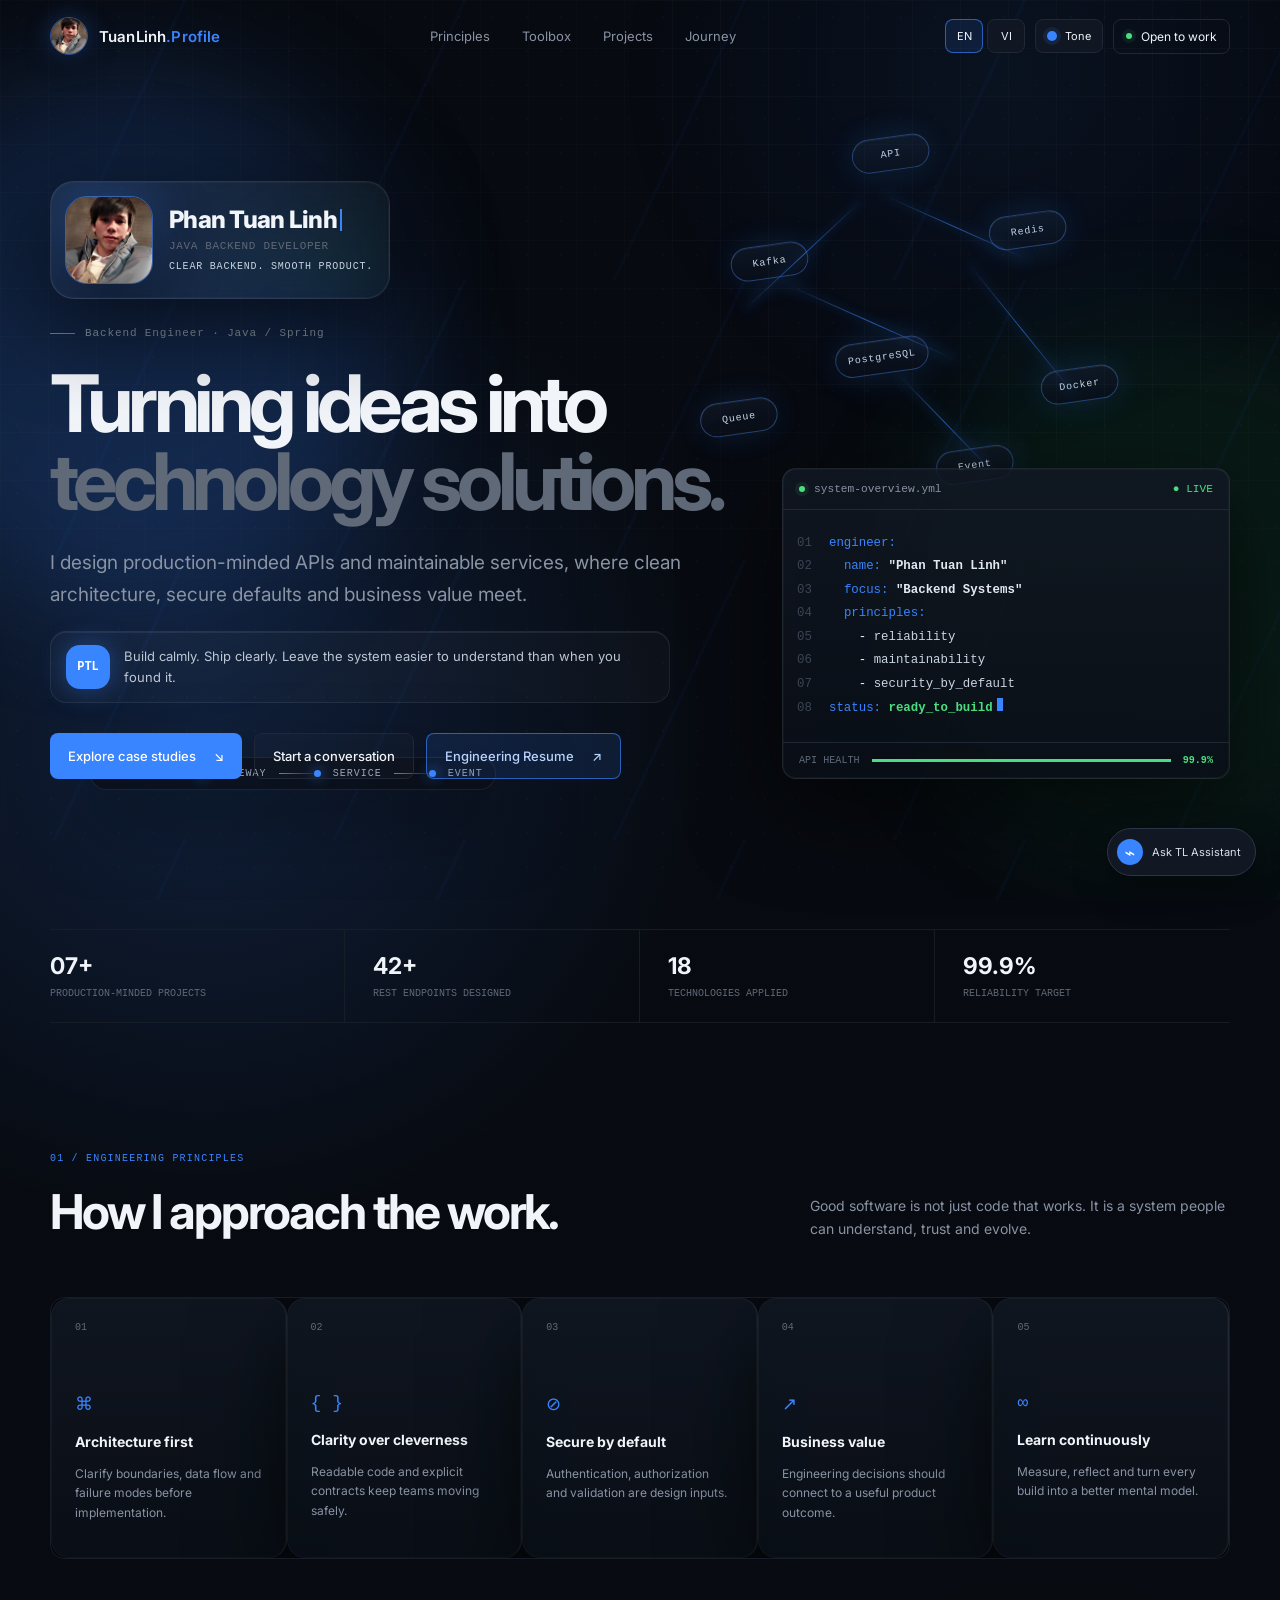
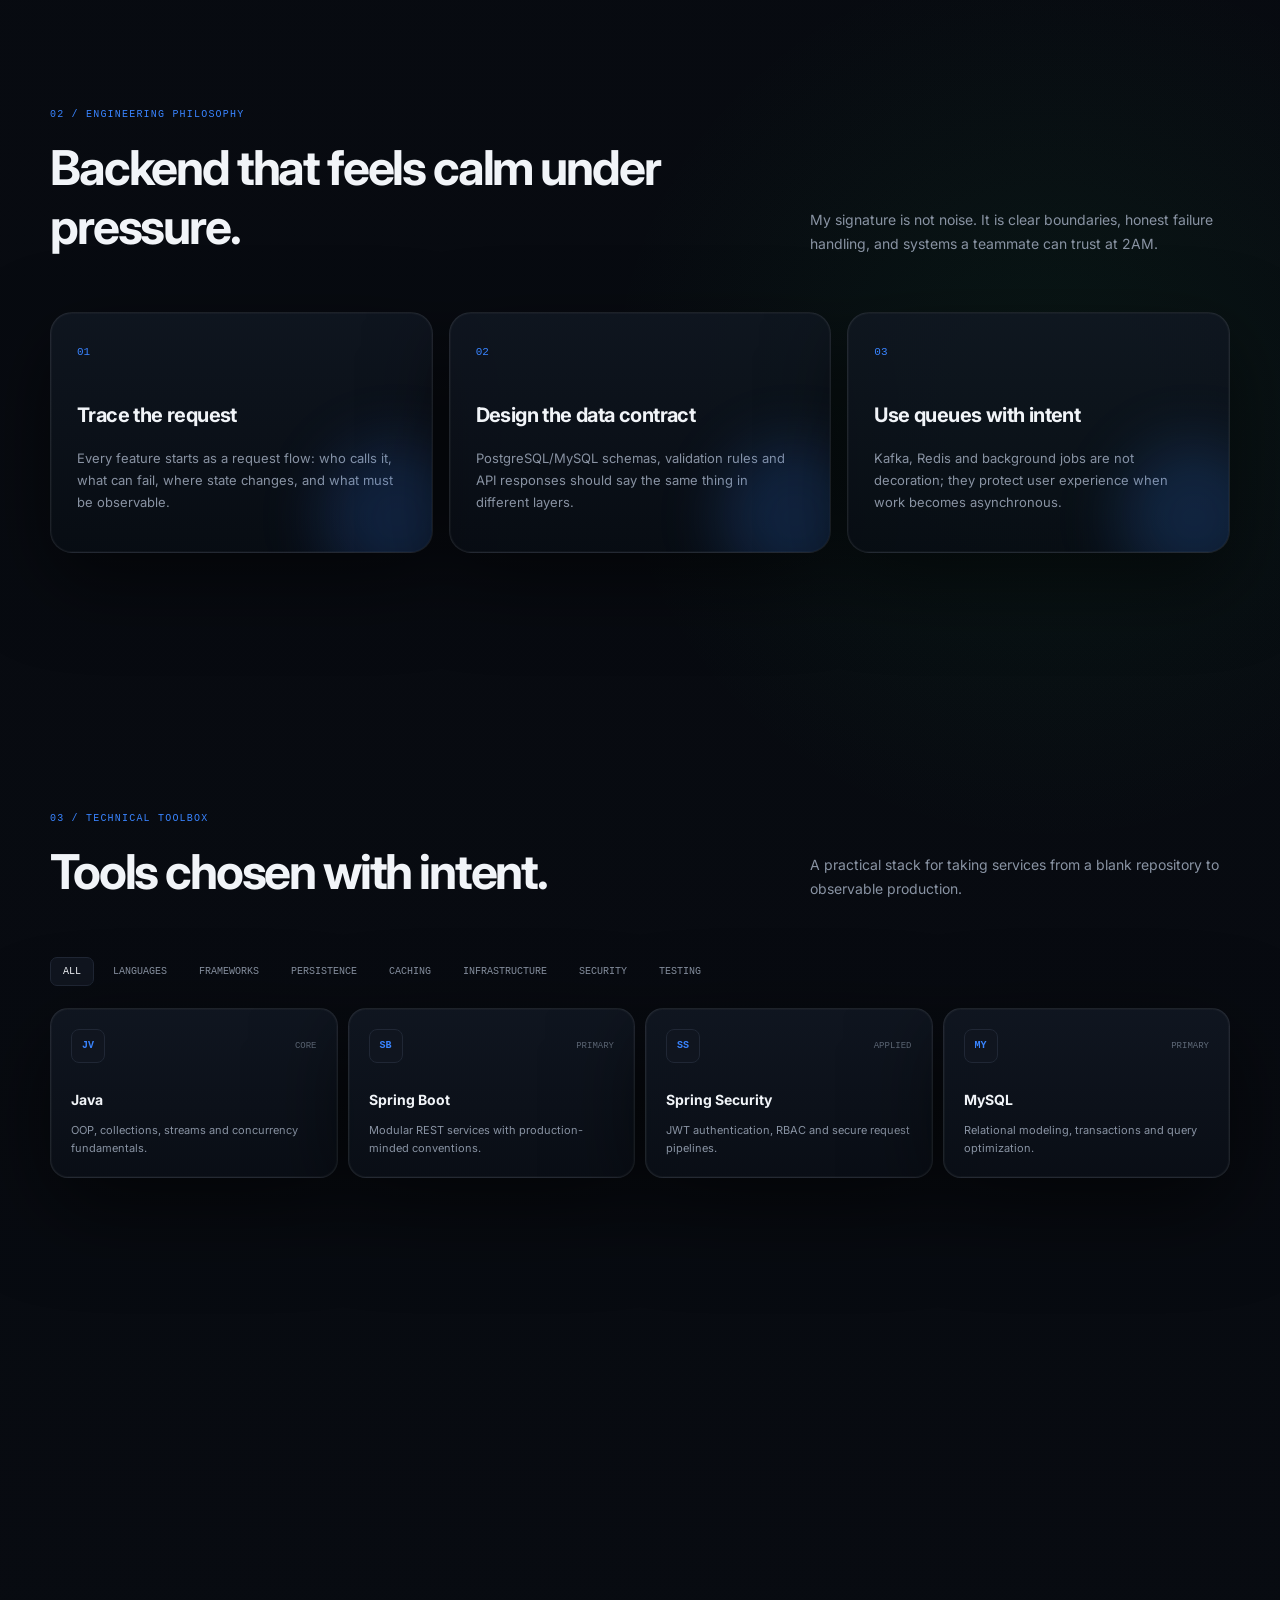
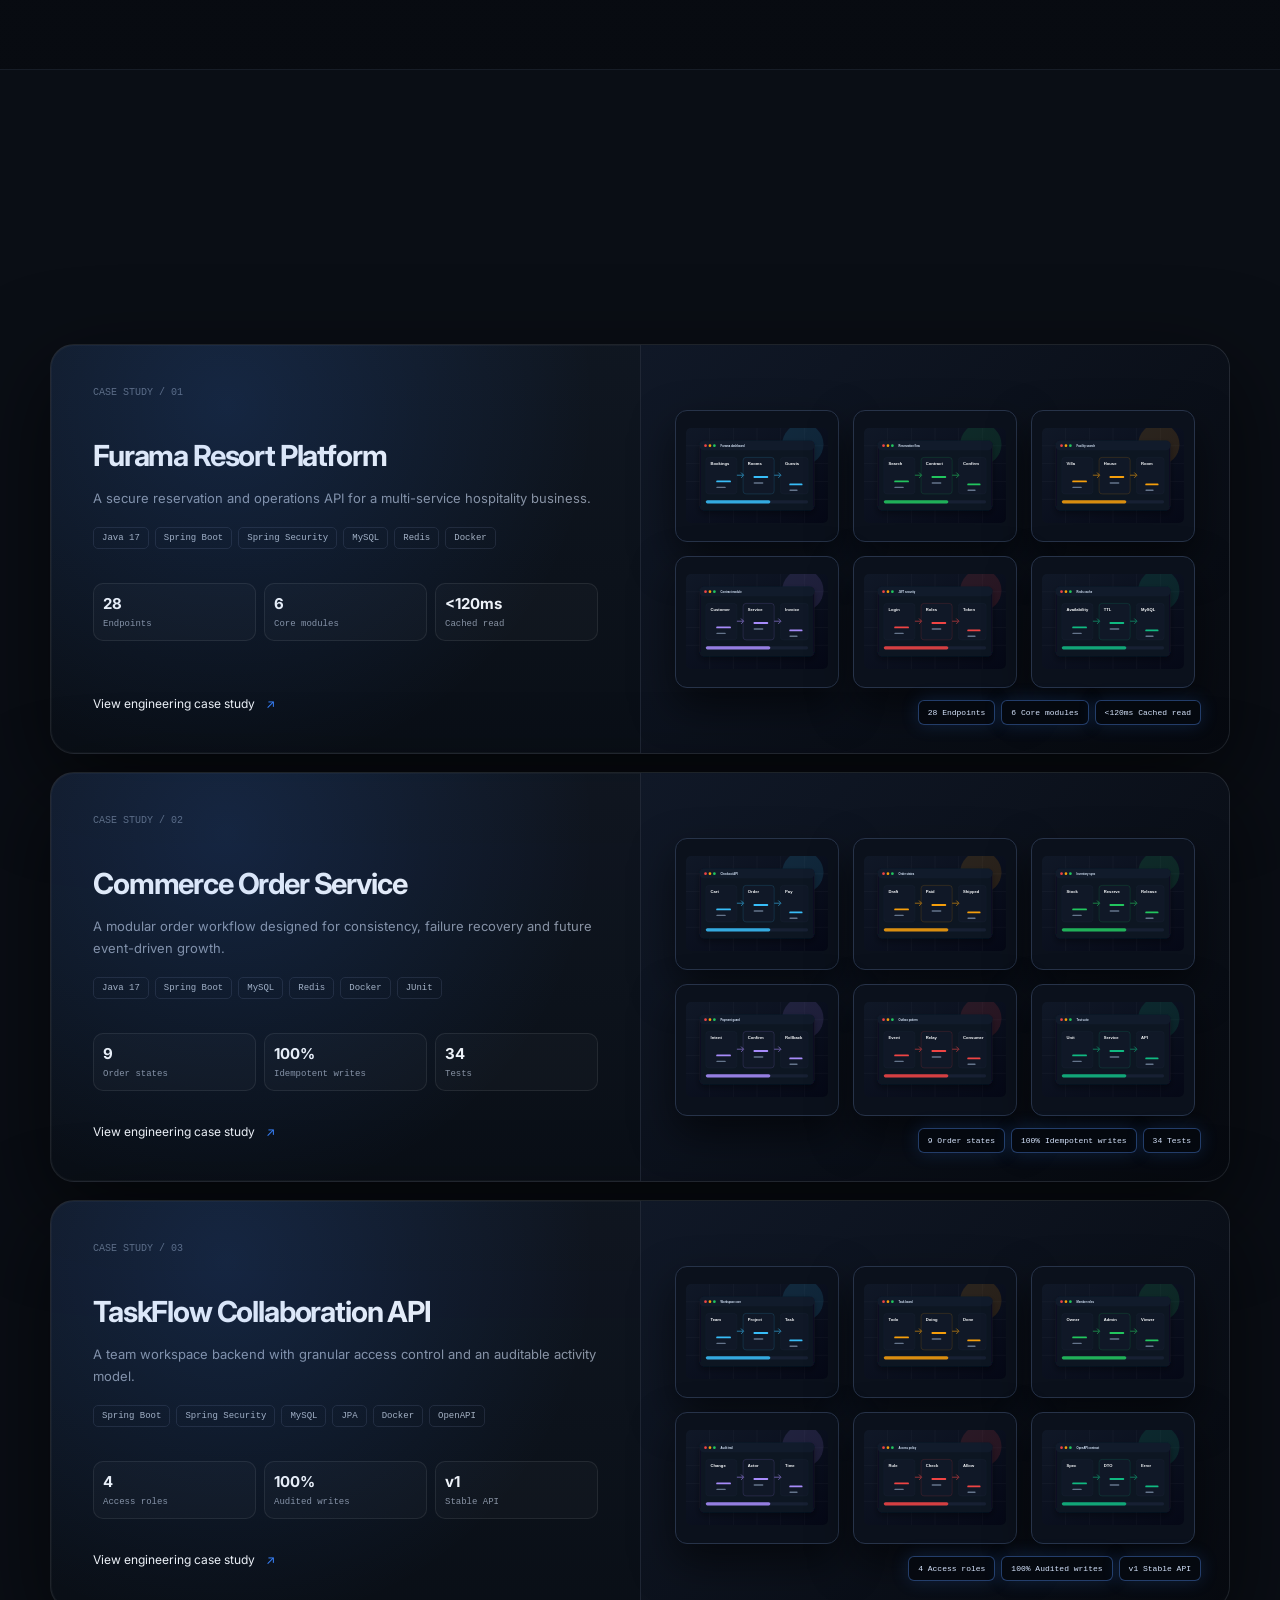
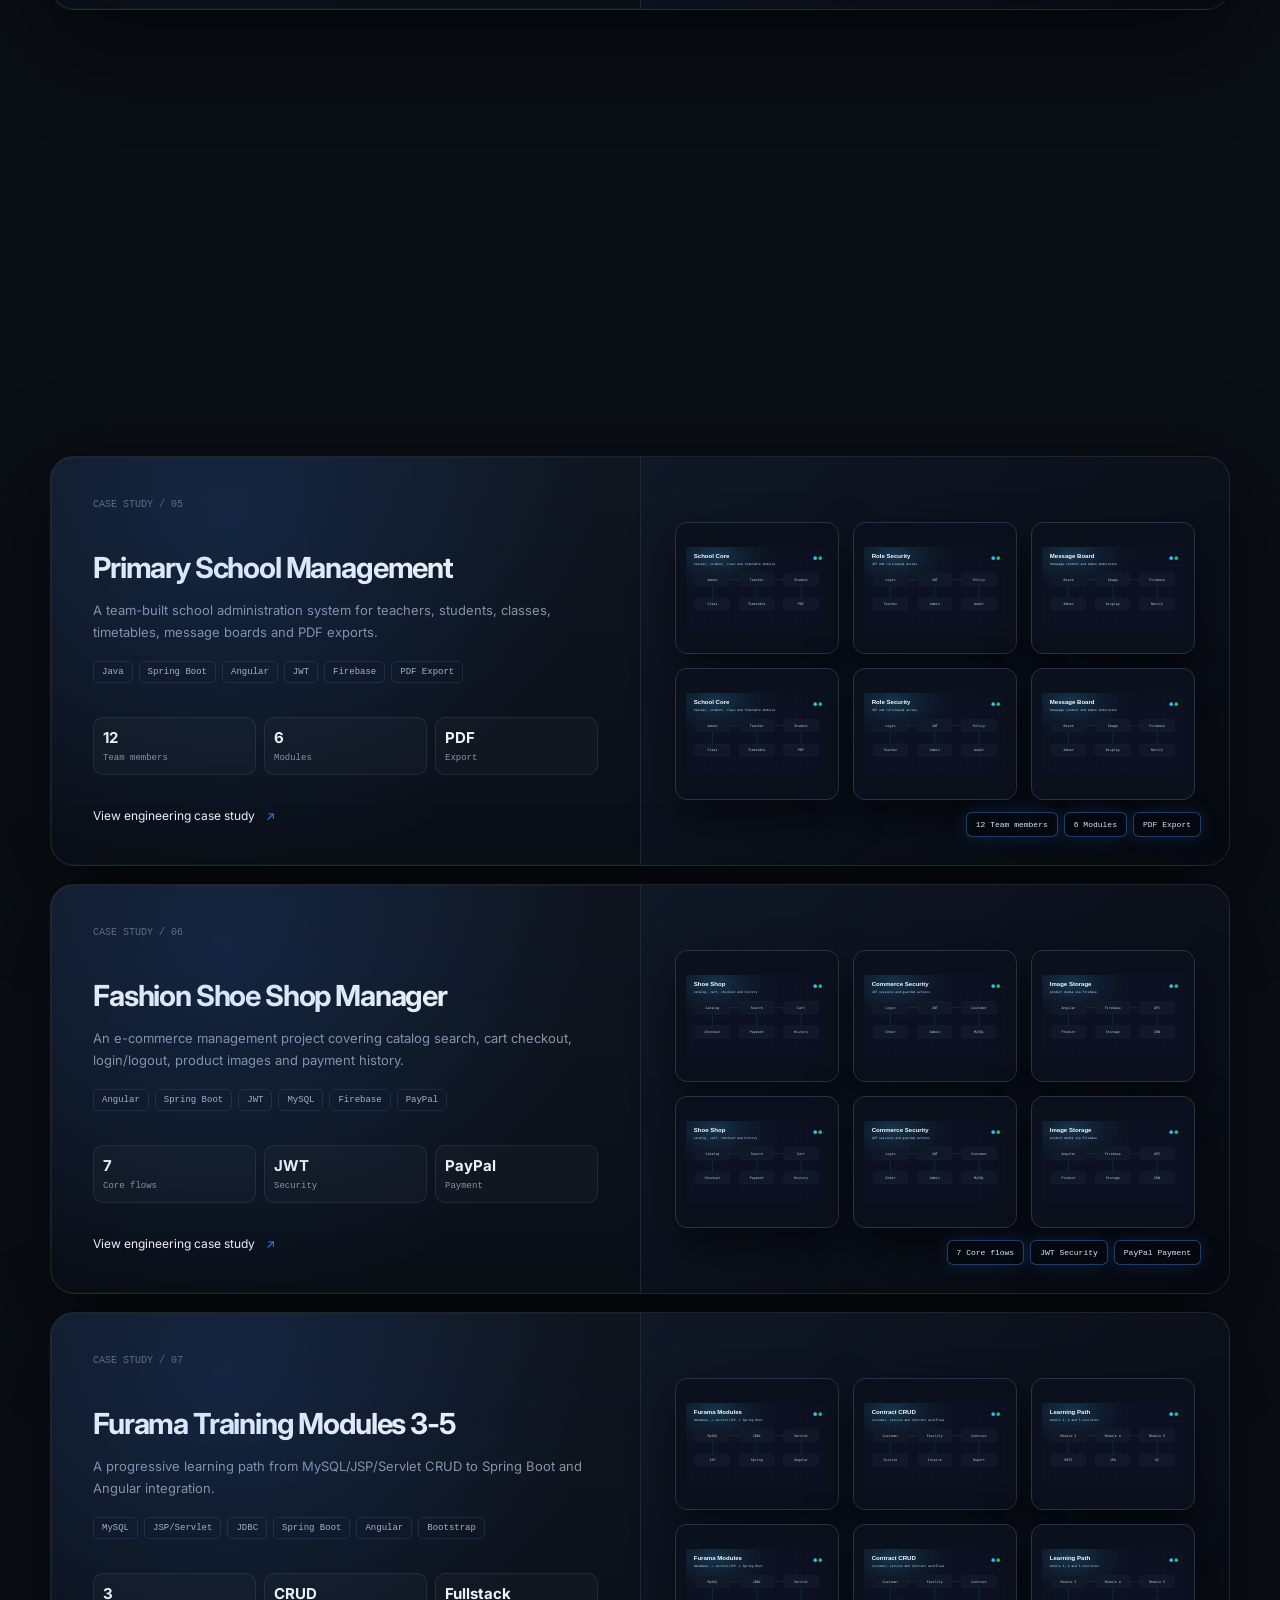
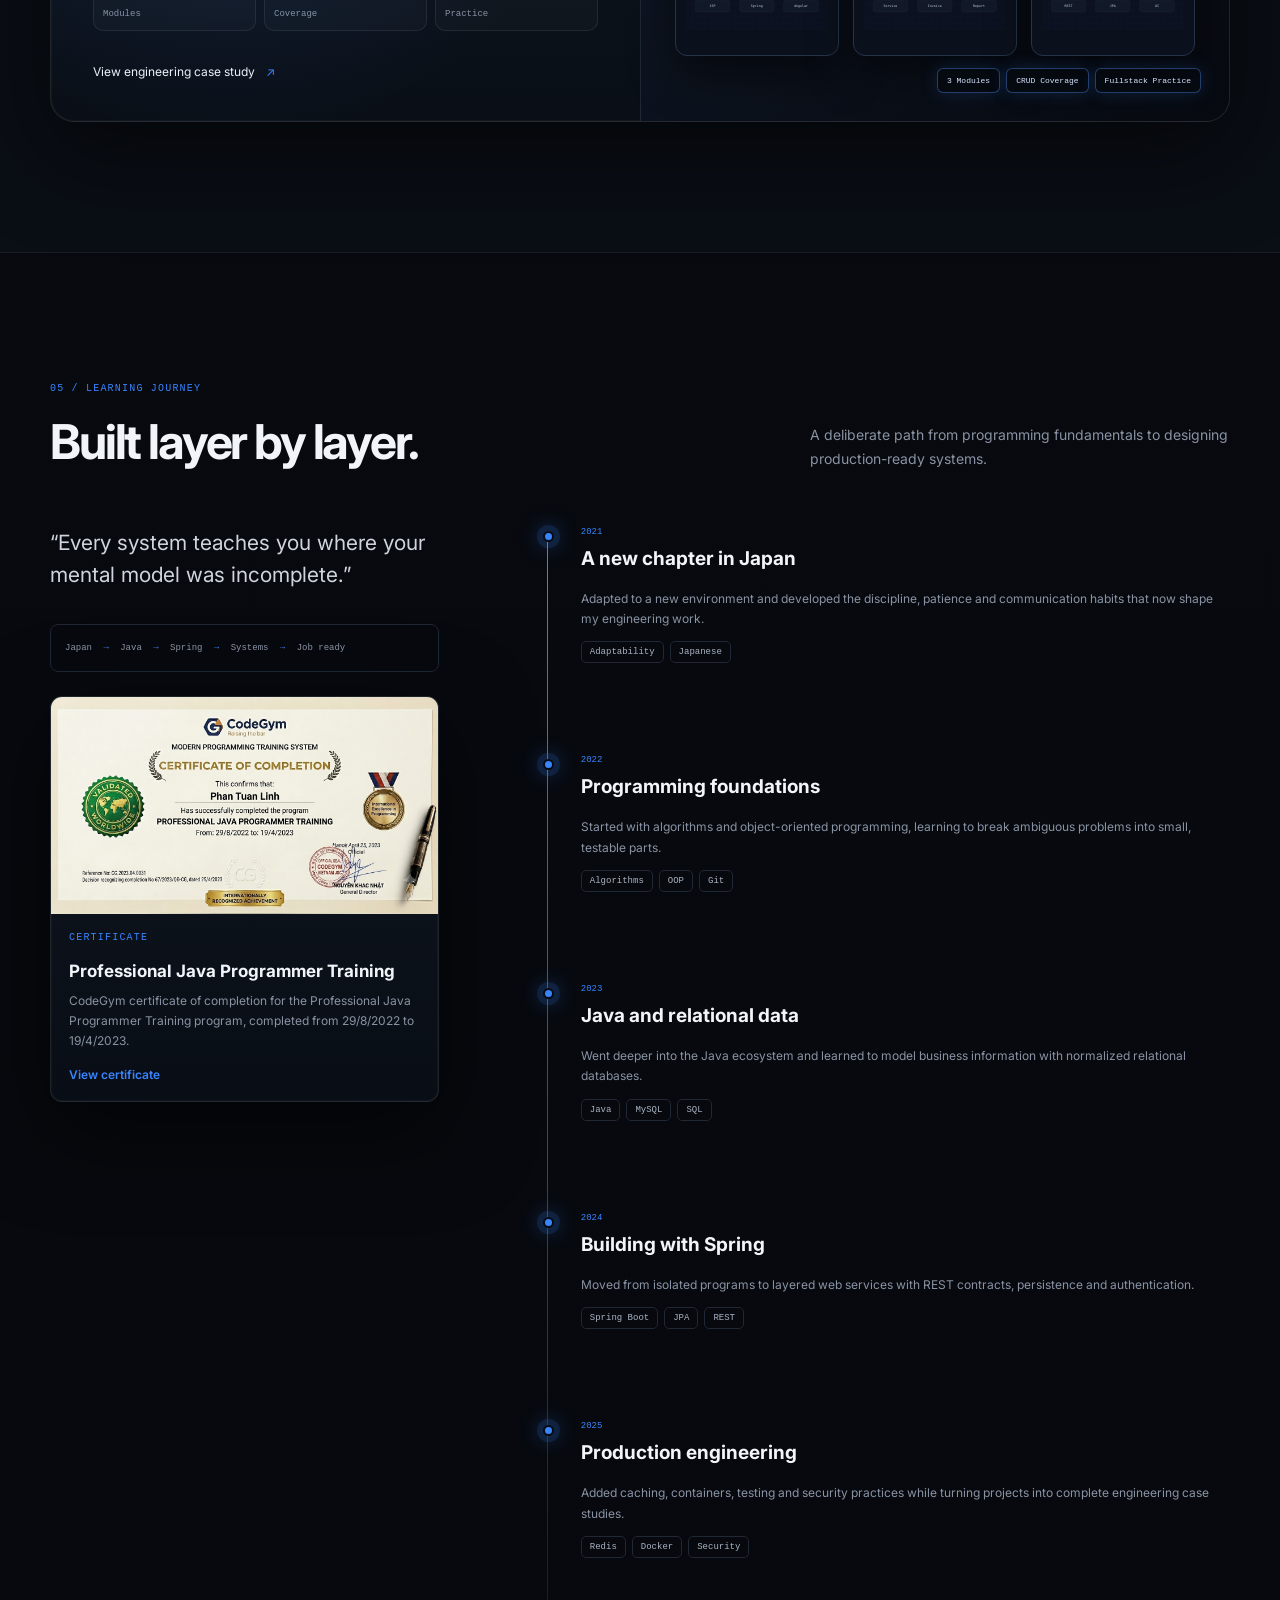
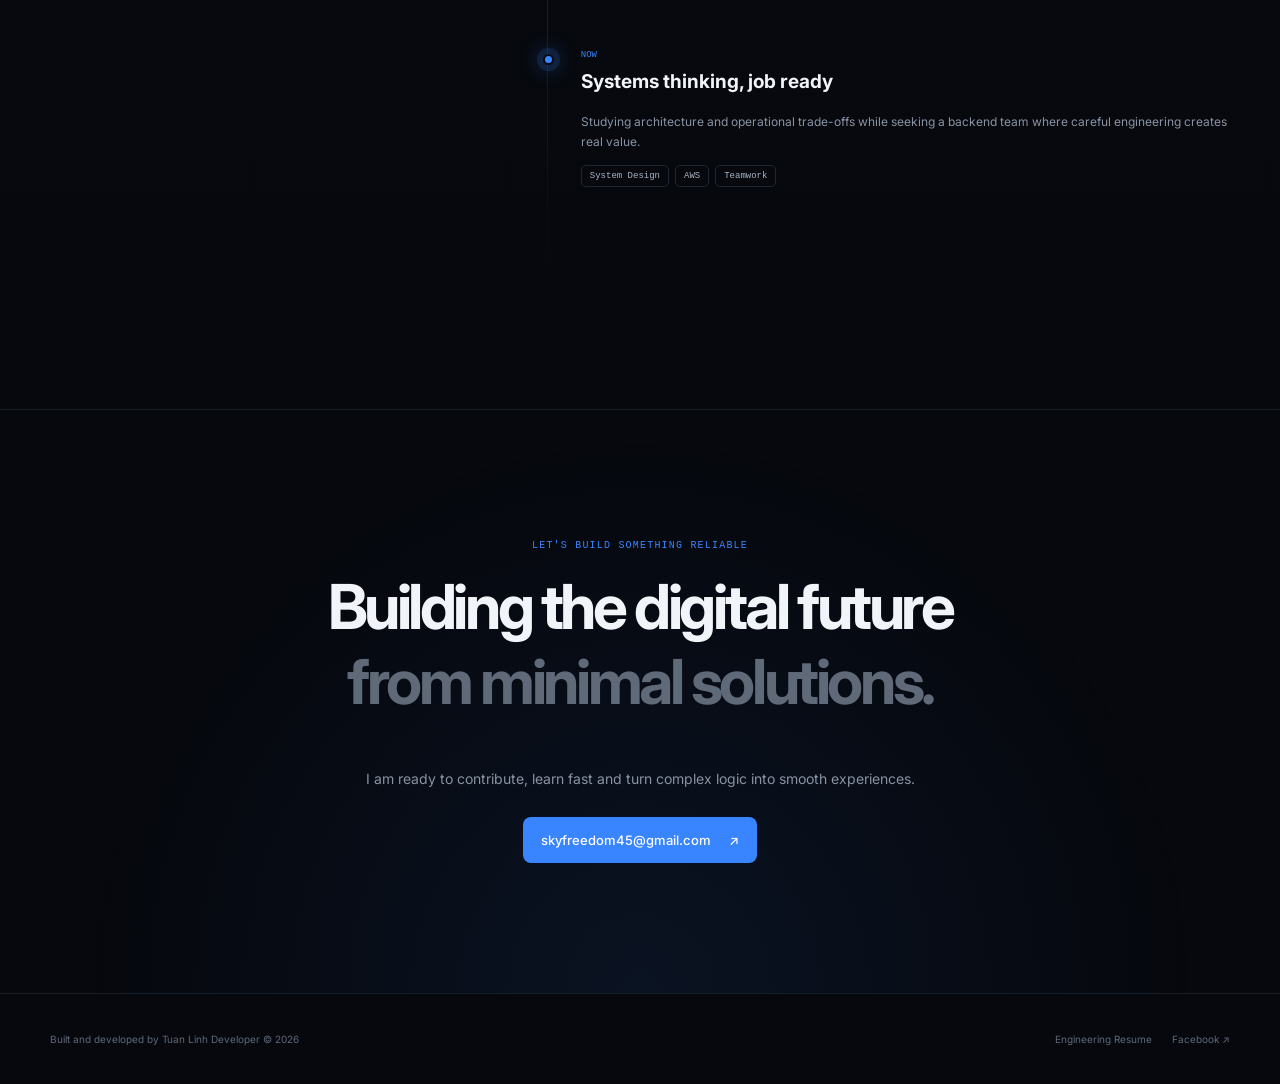
<file: index.html>
<!doctype html>
<html lang="en"><head>
<meta charset="utf-8"><meta name="viewport" content="width=device-width,initial-scale=1">
<meta name="description" content="Phan Tuan Linh — Backend Engineer building reliable APIs, scalable services and maintainable software.">
<meta name="theme-color" content="#080b11"><title>Phan Tuan Linh — Backend Engineer</title>
<link rel="preconnect" href="https://fonts.googleapis.com"><link rel="preconnect" href="https://fonts.gstatic.com" crossorigin>
<link href="https://fonts.googleapis.com/css2?family=Inter:wght@400;500;600;700&display=swap" rel="stylesheet">
<link rel="stylesheet" href="assets/styles.css"><script type="module" src="assets/app.js"></script></head>
<body data-theme="blue"><a class="skip-link" href="#main" data-i18n="skip">Skip to content</a><div class="progress" id="progress"></div><div class="backend-ambient" aria-hidden="true"><div class="ambient-orb orb-a"></div><div class="ambient-orb orb-b"></div><div class="api-graph"><span class="node api">API</span><span class="node kafka">Kafka</span><span class="node redis">Redis</span><span class="node pg">PostgreSQL</span><span class="node docker">Docker</span><span class="node queue">Queue</span><span class="node event">Event</span><i class="edge e1"></i><i class="edge e2"></i><i class="edge e3"></i><i class="edge e4"></i><i class="edge e5"></i></div><div class="request-flow"><span>request</span><b></b><span>gateway</span><b></b><span>service</span><b></b><span>event</span></div></div>
<header class="site-header" id="top"><nav class="nav shell" aria-label="Main navigation">
<a class="brand brand-ptl" href="#top" aria-label="TuanLinh Profile home"><img class="brand-avatar" src="assets/images/phan-tuan-linh-avatar.jpg" alt="" width="38" height="38"><span>TuanLinh<span class="accent">.Profile</span></span></a>
<button class="nav-toggle" aria-label="Open navigation" aria-expanded="false"><span></span><span></span></button>
<div class="nav-links"><a href="#principles" data-i18n="navPrinciples">Principles</a><a href="#toolbox" data-i18n="navToolbox">Toolbox</a><a href="#projects" data-i18n="navProjects">Projects</a><a href="#journey" data-i18n="navJourney">Journey</a></div>
<div class="nav-actions"><div class="language-switch"><button class="language-button active" data-lang="en">EN</button><button class="language-button" data-lang="vi">VI</button><button class="control-button compact" id="langToggle" aria-label="Toggle language">VI</button></div><div class="theme-switch"><button class="control-button" id="themeToggle" aria-label="Change color tone"><span class="theme-dot"></span><span>Tone</span></button><div class="theme-menu"><button class="theme-choice active" data-theme="blue"><span style="background:#3984ff"></span>Blue</button><button class="theme-choice" data-theme="emerald"><span style="background:#16a34a"></span>Emerald</button><button class="theme-choice" data-theme="amber"><span style="background:#f59e0b"></span>Amber</button><button class="theme-choice" data-theme="rose"><span style="background:#e11d48"></span>Rose</button></div></div><a class="nav-status" href="mailto:skyfreedom45@gmail.com"><span class="status-dot"></span> <span data-i18n="navStatus">Open to work</span></a></div></nav></header>
<main id="main"><section class="hero shell"><div class="hero-copy reveal"><div class="hero-identity hero-identity-wow"><img src="assets/images/phan-tuan-linh-avatar.jpg" alt="Portrait of Phan Tuan Linh" width="88" height="88"><div><strong id="nameType" class="typed-name" data-name="Phan Tuan Linh">Phan Tuan Linh</strong><span data-i18n="role">Java Backend Developer</span><small class="signature">Clear backend. Smooth product.</small></div></div><div class="eyebrow"><span class="eyebrow-line"></span> <span data-i18n="eyebrow">Backend Engineer · Java / Spring</span></div>
<h1 data-i18n="heroTitle">Building reliable<br>backend <span class="muted">systems.</span></h1><p class="hero-lead" data-i18n="heroLead">I design production-minded APIs and maintainable services, where clean architecture, secure defaults and business value meet.</p><div class="linh-signature"><span class="sig-mark">PTL</span><p>Build calmly. Ship clearly. Leave the system easier to understand than when you found it.</p></div>
<div class="hero-actions"><a class="button button-primary" href="#projects"><span data-i18n="explore">Explore case studies</span> <span>↘</span></a><a class="button button-ghost" href="mailto:skyfreedom45@gmail.com" data-i18n="conversation">Start a conversation</a><a class="button button-download" href="resume/index.html" target="_blank" rel="noopener"><span data-i18n="download">Engineering Resume</span> <span>↗</span></a></div></div>
<div class="system-card reveal"><div class="terminal-head"><span class="terminal-title"><span class="status-dot"></span> system-overview.yml</span><span class="terminal-live">● <span data-i18n="live">LIVE</span></span></div>
<div class="code-block"><p><i>01</i><b>engineer:</b></p><p><i>02</i>&nbsp;&nbsp;<b>name:</b> <em>"Phan Tuan Linh"</em></p><p><i>03</i>&nbsp;&nbsp;<b>focus:</b> <em>"Backend Systems"</em></p><p><i>04</i>&nbsp;&nbsp;<b>principles:</b></p><p><i>05</i>&nbsp;&nbsp;&nbsp;&nbsp;- <em>reliability</em></p><p><i>06</i>&nbsp;&nbsp;&nbsp;&nbsp;- <em>maintainability</em></p><p><i>07</i>&nbsp;&nbsp;&nbsp;&nbsp;- <em>security_by_default</em></p><p><i>08</i><b>status:</b> <span>ready_to_build</span><u></u></p></div>
<div class="health-row"><span data-i18n="health">API HEALTH</span><span class="health-line"></span><strong>99.9%</strong></div></div><div class="metrics reveal" id="metrics"></div></section>
<section class="section shell" id="principles"><div class="section-heading reveal"><div><p class="kicker" data-i18n="pKicker">01 / ENGINEERING PRINCIPLES</p><h2 data-i18n="pTitle">How I approach the work.</h2></div><p data-i18n="pText">Good software is not just code that works. It is a system people can understand, trust and evolve.</p></div><div class="principles-grid" id="principlesGrid"></div></section>
<section class="section shell philosophy-section" id="philosophy"><div class="section-heading reveal"><div><p class="kicker">02 / ENGINEERING PHILOSOPHY</p><h2>Backend that feels calm under pressure.</h2></div><p>My signature is not noise. It is clear boundaries, honest failure handling, and systems a teammate can trust at 2AM.</p></div><div class="philosophy-grid reveal"><article><span>01</span><h3>Trace the request</h3><p>Every feature starts as a request flow: who calls it, what can fail, where state changes, and what must be observable.</p></article><article><span>02</span><h3>Design the data contract</h3><p>PostgreSQL/MySQL schemas, validation rules and API responses should say the same thing in different layers.</p></article><article><span>03</span><h3>Use queues with intent</h3><p>Kafka, Redis and background jobs are not decoration; they protect user experience when work becomes asynchronous.</p></article></div></section>
<section class="section shell" id="toolbox"><div class="section-heading reveal"><div><p class="kicker" data-i18n="tKicker">02 / TECHNICAL TOOLBOX</p><h2 data-i18n="tTitle">Tools chosen with intent.</h2></div><p data-i18n="tText">A practical stack for taking services from a blank repository to observable production.</p></div><div class="filter-row reveal" id="skillFilters"></div><div class="skills-grid" id="skillsGrid"></div></section>
<section class="section projects-section" id="projects"><div class="shell"><div class="section-heading reveal"><div><p class="kicker" data-i18n="prKicker">03 / SELECTED SYSTEMS</p><h2 data-i18n="prTitle">Engineering case studies.</h2></div><p data-i18n="prText">Beyond features: the decisions, trade-offs and architecture behind each system.</p></div><div class="projects-list" id="projectsList"></div></div></section>
<section class="section shell" id="journey"><div class="section-heading reveal"><div><p class="kicker" data-i18n="jKicker">04 / LEARNING JOURNEY</p><h2 data-i18n="jTitle">Built layer by layer.</h2></div><p data-i18n="jText">A deliberate path from programming fundamentals to designing production-ready systems.</p></div>
<div class="journey-layout"><div class="journey-intro reveal"><p class="quote" data-i18n="quote">“Every system teaches you where your mental model was incomplete.”</p><div class="journey-route" data-i18n="route">Japan <span>→</span> Java <span>→</span> Spring <span>→</span> Systems <span>→</span> Job ready</div><article class="certificate-card"><img src="assets/certificates/codegym-java-certificate.png" alt="CodeGym Professional Java Programmer Training certificate"><div><p class="kicker" data-i18n="certKicker">CERTIFICATE</p><h3 data-i18n="certTitle">Professional Java Programmer Training</h3><p data-i18n="certText">CodeGym certificate of completion for the Professional Java Programmer Training program, completed from 29/8/2022 to 19/4/2023.</p><a href="assets/certificates/codegym-java-certificate.png" target="_blank" rel="noopener" data-i18n="certCta">View certificate</a></div></article></div><div class="timeline" id="timeline"></div></div></section>
<section class="contact-section"><div class="shell contact-inner reveal"><p class="kicker" data-i18n="contactKicker">LET'S BUILD SOMETHING RELIABLE</p><h2 data-i18n="contactTitle">Have a system worth<br><span class="muted">thinking deeply about?</span></h2><p data-i18n="contactText">I am ready to contribute, learn fast and ship software that holds up beyond the demo.</p><a class="button button-primary" href="mailto:skyfreedom45@gmail.com">skyfreedom45@gmail.com <span>↗</span></a></div></section></main>
<footer class="footer shell"><p data-i18n="footer">Built and developed by Tuan Linh Developer © 2026</p><div><a href="resume/index.html" target="_blank" rel="noopener"><span data-i18n="download">Engineering Resume</span></a><a href="https://www.facebook.com/tuan.linh.926029" target="_blank" rel="noopener noreferrer">Facebook ↗</a></div></footer>
<button class="back-to-top" id="backToTop" type="button" aria-label="Back to top">↑</button><button class="assistant-launcher" id="assistantLauncher"><span class="assistant-icon">⌁</span><span data-i18n="assistantLaunch">Ask TL Assistant</span></button><aside class="assistant-panel" id="assistantPanel" aria-hidden="true"><div class="assistant-head"><div><span class="assistant-avatar">TL</span><div><strong data-i18n="assistantTitle">TL Assistant</strong><small><span class="status-dot"></span> <span data-i18n="assistantStatus">Knowledge base online</span></small></div></div><button id="assistantClose">×</button></div><div class="assistant-messages" id="assistantMessages"></div><form class="assistant-form" id="assistantForm"><label class="sr-only" for="assistantInput">Ask about this portfolio</label><input id="assistantInput" autocomplete="off" placeholder="Ask about the engineering..." data-i18n-placeholder="askPlaceholder"><button>↑</button></form></aside>
<dialog class="case-dialog" id="caseDialog"><div class="dialog-shell"><button class="dialog-close" id="dialogClose">×</button><div id="dialogContent"></div></div></dialog></body></html>
</file>
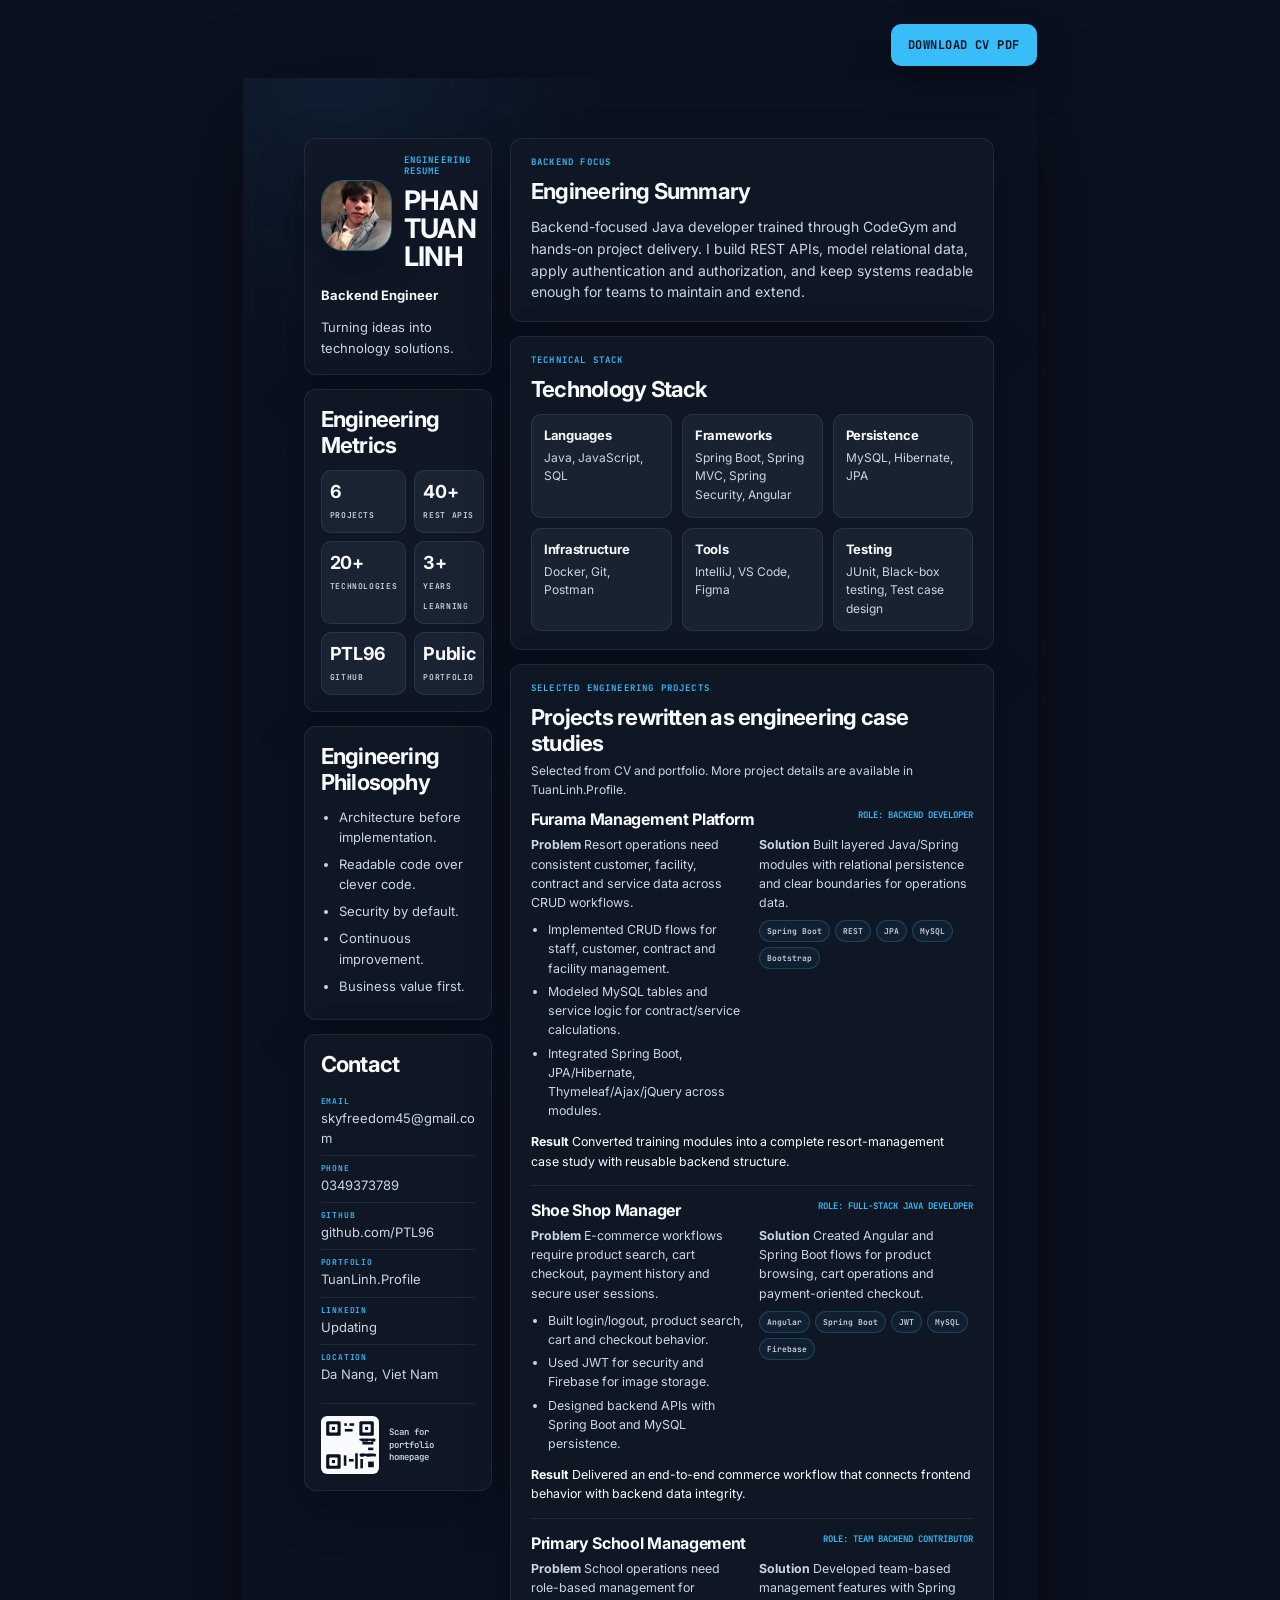
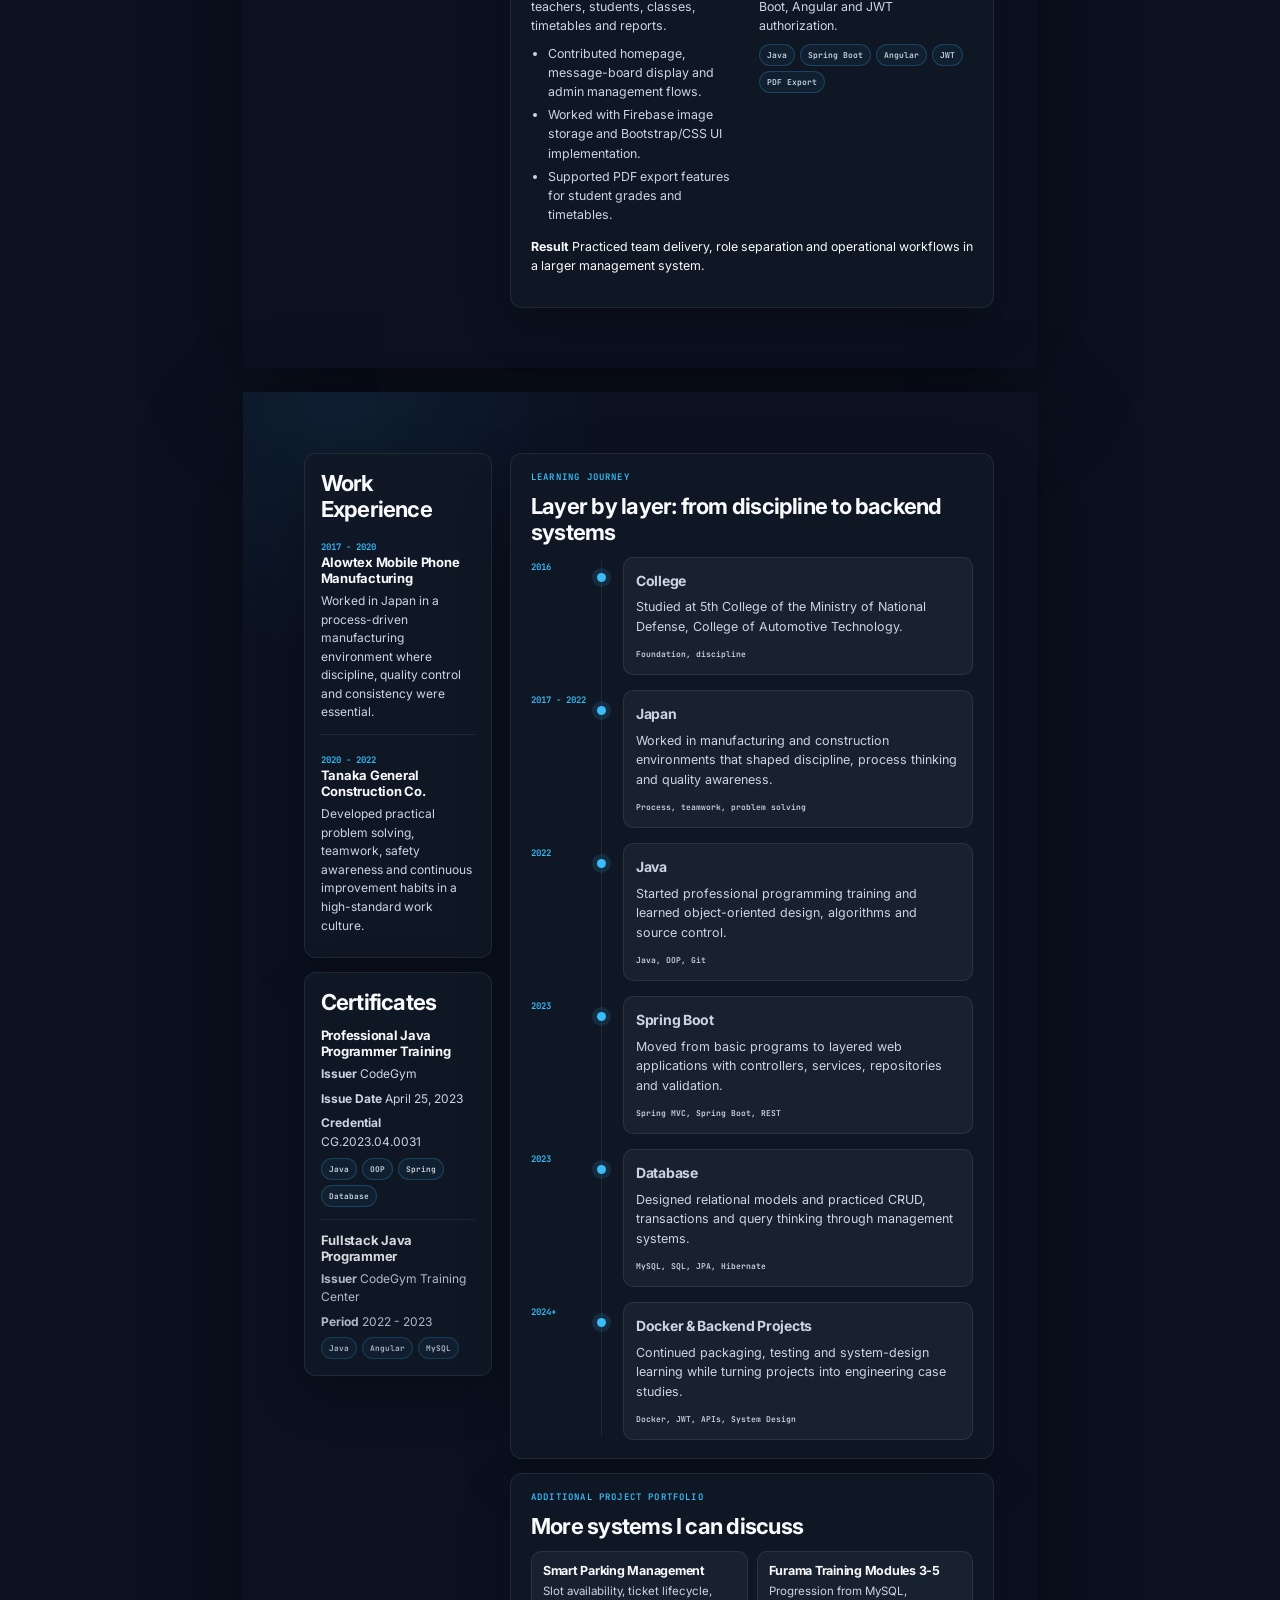
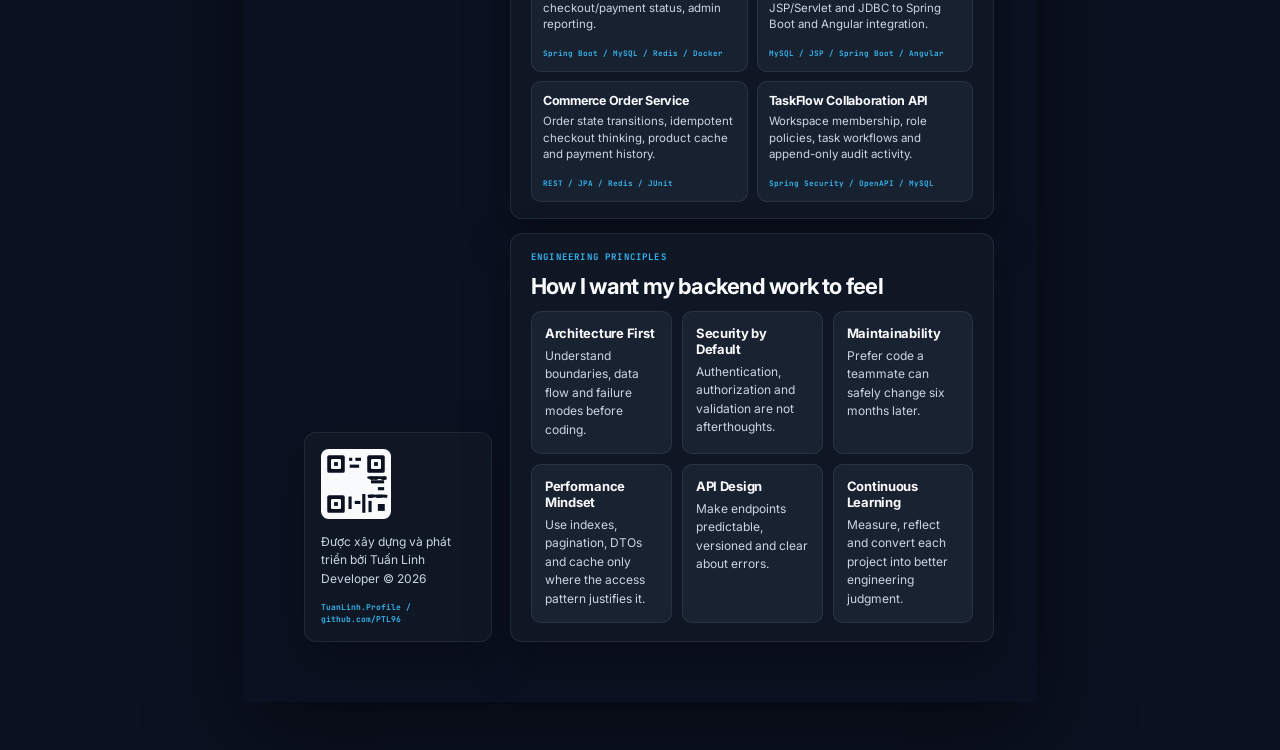
<file: resume/index.html>
<!doctype html>
<html lang="en">
<head>
  <meta charset="utf-8">
  <meta name="viewport" content="width=device-width, initial-scale=1">
  <title>Phan Tuan Linh - Engineering Resume</title>
  <meta name="description" content="Engineering resume for Phan Tuan Linh, Backend Engineer.">
  <link rel="preconnect" href="https://fonts.googleapis.com">
  <link rel="preconnect" href="https://fonts.gstatic.com" crossorigin>
  <link href="https://fonts.googleapis.com/css2?family=Inter:wght@400;500;600;700;800&family=JetBrains+Mono:wght@500;600&display=swap" rel="stylesheet">
  <link rel="stylesheet" href="resume.css">
  <link rel="stylesheet" href="print.css" media="print">
</head>
<body>
  <div class="resume-actions" aria-label="Resume actions">
    <button class="download-cv-button" type="button" title="Save the full Engineering Resume as PDF" onclick="document.title='Phan-Tuan-Linh-Engineering-Resume'; window.print();">Download CV PDF</button>
  </div>
  <main class="resume" aria-label="Phan Tuan Linh engineering resume">
    <section class="page page-one">
      <aside class="sidebar">
        <header class="identity card hero-card">
          <div class="identity-head">
            <img class="resume-avatar" src="assets/images/phan-tuan-linh-avatar.jpg" alt="Portrait of Phan Tuan Linh">
            <div>
              <p class="eyebrow">Engineering Resume</p>
              <h1>PHAN TUAN<br>LINH</h1>
            </div>
          </div>
          <p class="subtitle">Backend Engineer</p>
          <p class="tagline">Turning ideas into technology solutions.</p>
        </header>

        <section class="card metrics-card" aria-labelledby="metrics-title">
          <h2 id="metrics-title">Engineering Metrics</h2>
          <div class="metrics-grid">
            <div><strong>6</strong><span>Projects</span></div>
            <div><strong>40+</strong><span>REST APIs</span></div>
            <div><strong>20+</strong><span>Technologies</span></div>
            <div><strong>3+</strong><span>Years Learning</span></div>
            <div><strong>PTL96</strong><span>GitHub</span></div>
            <div><strong>Public</strong><span>Portfolio</span></div>
          </div>
        </section>

        <section class="card compact-card" aria-labelledby="philosophy-title">
          <h2 id="philosophy-title">Engineering Philosophy</h2>
          <ul class="clean-list">
            <li>Architecture before implementation.</li>
            <li>Readable code over clever code.</li>
            <li>Security by default.</li>
            <li>Continuous improvement.</li>
            <li>Business value first.</li>
          </ul>
        </section>

        <section class="card contact-card" aria-labelledby="contact-title">
          <h2 id="contact-title">Contact</h2>
          <dl class="contact-list">
            <div><dt>Email</dt><dd>skyfreedom45@gmail.com</dd></div>
            <div><dt>Phone</dt><dd>0349373789</dd></div>
            <div><dt>GitHub</dt><dd>github.com/PTL96</dd></div>
            <div><dt>Portfolio</dt><dd>TuanLinh.Profile</dd></div>
            <div><dt>LinkedIn</dt><dd>Updating</dd></div>
            <div><dt>Location</dt><dd>Da Nang, Viet Nam</dd></div>
          </dl>
          <div class="qr-row">
            <img src="assets/images/portfolio-qr.svg" alt="QR code to portfolio homepage">
            <span>Scan for portfolio homepage</span>
          </div>
        </section>
      </aside>

      <div class="content">
        <section class="panel summary-panel">
          <p class="section-label">Backend Focus</p>
          <h2>Engineering Summary</h2>
          <p>Backend-focused Java developer trained through CodeGym and hands-on project delivery. I build REST APIs, model relational data, apply authentication and authorization, and keep systems readable enough for teams to maintain and extend.</p>
        </section>

        <section class="panel stack-panel" aria-labelledby="stack-title">
          <p class="section-label">Technical Stack</p>
          <h2 id="stack-title">Technology Stack</h2>
          <div class="stack-grid">
            <article><h3>Languages</h3><p>Java, JavaScript, SQL</p></article>
            <article><h3>Frameworks</h3><p>Spring Boot, Spring MVC, Spring Security, Angular</p></article>
            <article><h3>Persistence</h3><p>MySQL, Hibernate, JPA</p></article>
            <article><h3>Infrastructure</h3><p>Docker, Git, Postman</p></article>
            <article><h3>Tools</h3><p>IntelliJ, VS Code, Figma</p></article>
            <article><h3>Testing</h3><p>JUnit, Black-box testing, Test case design</p></article>
          </div>
        </section>

        <section class="panel projects-panel" aria-labelledby="projects-title">
          <p class="section-label">Selected Engineering Projects</p>
          <h2 id="projects-title">Projects rewritten as engineering case studies</h2><p class="project-note">Selected from CV and portfolio. More project details are available in TuanLinh.Profile.</p>

          <article class="project-item">
            <header><h3>Furama Management Platform</h3><span>Role: Backend Developer</span></header>
            <div class="project-body">
              <p><strong>Problem</strong> Resort operations need consistent customer, facility, contract and service data across CRUD workflows.</p>
              <p><strong>Solution</strong> Built layered Java/Spring modules with relational persistence and clear boundaries for operations data.</p>
              <ul>
                <li>Implemented CRUD flows for staff, customer, contract and facility management.</li>
                <li>Modeled MySQL tables and service logic for contract/service calculations.</li>
                <li>Integrated Spring Boot, JPA/Hibernate, Thymeleaf/Ajax/jQuery across modules.</li>
              </ul>
              <div class="architecture"><span>Spring Boot</span><span>REST</span><span>JPA</span><span>MySQL</span><span>Bootstrap</span></div>
              <p class="result"><strong>Result</strong> Converted training modules into a complete resort-management case study with reusable backend structure.</p>
            </div>
          </article>

          <article class="project-item">
            <header><h3>Shoe Shop Manager</h3><span>Role: Full-stack Java Developer</span></header>
            <div class="project-body">
              <p><strong>Problem</strong> E-commerce workflows require product search, cart checkout, payment history and secure user sessions.</p>
              <p><strong>Solution</strong> Created Angular and Spring Boot flows for product browsing, cart operations and payment-oriented checkout.</p>
              <ul>
                <li>Built login/logout, product search, cart and checkout behavior.</li>
                <li>Used JWT for security and Firebase for image storage.</li>
                <li>Designed backend APIs with Spring Boot and MySQL persistence.</li>
              </ul>
              <div class="architecture"><span>Angular</span><span>Spring Boot</span><span>JWT</span><span>MySQL</span><span>Firebase</span></div>
              <p class="result"><strong>Result</strong> Delivered an end-to-end commerce workflow that connects frontend behavior with backend data integrity.</p>
            </div>
          </article>

          <article class="project-item">
            <header><h3>Primary School Management</h3><span>Role: Team Backend Contributor</span></header>
            <div class="project-body">
              <p><strong>Problem</strong> School operations need role-based management for teachers, students, classes, timetables and reports.</p>
              <p><strong>Solution</strong> Developed team-based management features with Spring Boot, Angular and JWT authorization.</p>
              <ul>
                <li>Contributed homepage, message-board display and admin management flows.</li>
                <li>Worked with Firebase image storage and Bootstrap/CSS UI implementation.</li>
                <li>Supported PDF export features for student grades and timetables.</li>
              </ul>
              <div class="architecture"><span>Java</span><span>Spring Boot</span><span>Angular</span><span>JWT</span><span>PDF Export</span></div>
              <p class="result"><strong>Result</strong> Practiced team delivery, role separation and operational workflows in a larger management system.</p>
            </div>
          </article>
        </section>
      </div>
    </section>

    <section class="page page-two">
      <aside class="sidebar">
        <section class="card compact-card">
          <h2>Work Experience</h2>
          <article class="experience-item">
            <time>2017 - 2020</time>
            <h3>Alowtex Mobile Phone Manufacturing</h3>
            <p>Worked in Japan in a process-driven manufacturing environment where discipline, quality control and consistency were essential.</p>
          </article>
          <article class="experience-item">
            <time>2020 - 2022</time>
            <h3>Tanaka General Construction Co.</h3>
            <p>Developed practical problem solving, teamwork, safety awareness and continuous improvement habits in a high-standard work culture.</p>
          </article>
        </section>

        <section class="card compact-card">
          <h2>Certificates</h2>
          <article class="certificate-item">
            <h3>Professional Java Programmer Training</h3>
            <p><strong>Issuer</strong> CodeGym</p>
            <p><strong>Issue Date</strong> April 25, 2023</p>
            <p><strong>Credential</strong> CG.2023.04.0031</p>
            <div class="architecture small"><span>Java</span><span>OOP</span><span>Spring</span><span>Database</span></div>
          </article>
          <article class="certificate-item muted-card">
            <h3>Fullstack Java Programmer</h3>
            <p><strong>Issuer</strong> CodeGym Training Center</p>
            <p><strong>Period</strong> 2022 - 2023</p>
            <div class="architecture small"><span>Java</span><span>Angular</span><span>MySQL</span></div>
          </article>
        </section>

        <section class="card footer-card">
          <img src="assets/images/portfolio-qr.svg" alt="QR code to portfolio homepage">
          <p>Được xây dựng và phát triển bởi Tuấn Linh Developer © 2026</p>
          <span>TuanLinh.Profile / github.com/PTL96</span>
        </section>
      </aside>

      <div class="content">
        <section class="panel journey-panel" aria-labelledby="journey-title">
          <p class="section-label">Learning Journey</p>
          <h2 id="journey-title">Layer by layer: from discipline to backend systems</h2>
          <ol class="timeline">
            <li><time>2016</time><div><h3>College</h3><p>Studied at 5th College of the Ministry of National Defense, College of Automotive Technology.</p><span>Foundation, discipline</span></div></li>
            <li><time>2017 - 2022</time><div><h3>Japan</h3><p>Worked in manufacturing and construction environments that shaped discipline, process thinking and quality awareness.</p><span>Process, teamwork, problem solving</span></div></li>
            <li><time>2022</time><div><h3>Java</h3><p>Started professional programming training and learned object-oriented design, algorithms and source control.</p><span>Java, OOP, Git</span></div></li>
            <li><time>2023</time><div><h3>Spring Boot</h3><p>Moved from basic programs to layered web applications with controllers, services, repositories and validation.</p><span>Spring MVC, Spring Boot, REST</span></div></li>
            <li><time>2023</time><div><h3>Database</h3><p>Designed relational models and practiced CRUD, transactions and query thinking through management systems.</p><span>MySQL, SQL, JPA, Hibernate</span></div></li>
            <li><time>2024+</time><div><h3>Docker & Backend Projects</h3><p>Continued packaging, testing and system-design learning while turning projects into engineering case studies.</p><span>Docker, JWT, APIs, System Design</span></div></li>
          </ol>
        </section>

        <section class="panel compact-projects-panel" aria-labelledby="more-projects-title">
          <p class="section-label">Additional Project Portfolio</p>
          <h2 id="more-projects-title">More systems I can discuss</h2>
          <div class="mini-project-grid">
            <article><h3>Smart Parking Management</h3><p>Slot availability, ticket lifecycle, checkout/payment status, admin reporting.</p><span>Spring Boot / MySQL / Redis / Docker</span></article>
            <article><h3>Furama Training Modules 3-5</h3><p>Progression from MySQL, JSP/Servlet and JDBC to Spring Boot and Angular integration.</p><span>MySQL / JSP / Spring Boot / Angular</span></article>
            <article><h3>Commerce Order Service</h3><p>Order state transitions, idempotent checkout thinking, product cache and payment history.</p><span>REST / JPA / Redis / JUnit</span></article>
            <article><h3>TaskFlow Collaboration API</h3><p>Workspace membership, role policies, task workflows and append-only audit activity.</p><span>Spring Security / OpenAPI / MySQL</span></article>
          </div>
        </section>

        <section class="panel principles-panel" aria-labelledby="principles-title">
          <p class="section-label">Engineering Principles</p>
          <h2 id="principles-title">How I want my backend work to feel</h2>
          <div class="principles-grid">
            <article><h3>Architecture First</h3><p>Understand boundaries, data flow and failure modes before coding.</p></article>
            <article><h3>Security by Default</h3><p>Authentication, authorization and validation are not afterthoughts.</p></article>
            <article><h3>Maintainability</h3><p>Prefer code a teammate can safely change six months later.</p></article>
            <article><h3>Performance Mindset</h3><p>Use indexes, pagination, DTOs and cache only where the access pattern justifies it.</p></article>
            <article><h3>API Design</h3><p>Make endpoints predictable, versioned and clear about errors.</p></article>
            <article><h3>Continuous Learning</h3><p>Measure, reflect and convert each project into better engineering judgment.</p></article>
          </div>
        </section>
      </div>
    </section>
  </main>
<script>
  document.addEventListener('keydown', function (event) {
    if (event.key !== 'Escape') return;
    event.preventDefault();
    if (document.referrer && document.referrer !== location.href) {
      history.back();
      return;
    }
    window.location.href = '../index.html';
  });
</script>
</body>
</html>
</file>
<file: assets/styles.css>
:root{--bg:#080b11;--raised:#0c1018;--surface:#10151f;--line:#202735;--soft:#171d27;--text:#f1f4f8;--muted:#8993a3;--muted2:#5f6978;--accent:#3984ff;--green:#4ade80;--shell:1180px;--font:Inter,system-ui,sans-serif;--mono:Consolas,monospace}*{box-sizing:border-box}html{scroll-behavior:smooth}body{margin:0;color:var(--text);background:var(--bg);font-family:var(--font);-webkit-font-smoothing:antialiased}body:before{position:fixed;inset:0;z-index:-1;content:"";background:radial-gradient(circle at 78% 8%,#3984ff14,transparent 25rem),linear-gradient(#ffffff05 1px,transparent 1px),linear-gradient(90deg,#ffffff05 1px,transparent 1px);background-size:auto,48px 48px,48px 48px;mask-image:linear-gradient(#000,transparent 68%)}a{color:inherit;text-decoration:none}button,input{font:inherit}.shell{width:min(calc(100% - 48px),var(--shell));margin:auto}.muted{color:var(--muted2)}.accent{color:var(--accent)}.sr-only{position:absolute;width:1px;height:1px;overflow:hidden;clip:rect(0,0,0,0)}.skip-link{position:fixed;top:-60px;left:16px;z-index:100;padding:10px;background:white;color:#000}.skip-link:focus{top:16px}.progress{position:fixed;inset:0 auto auto 0;z-index:100;height:2px;background:var(--accent)}
.site-header{position:sticky;top:0;z-index:50;border-bottom:1px solid transparent;transition:.25s}.site-header.scrolled{background:#080b11dd;border-color:var(--soft);backdrop-filter:blur(18px)}.nav{height:72px;display:flex;align-items:center;justify-content:space-between}.brand{display:flex;align-items:center;gap:11px;font-size:14px;font-weight:600}.brand-mark,.skill-icon{display:grid;place-items:center;border:1px solid var(--line);border-radius:8px;font:600 10px var(--mono)}.brand-mark{width:30px;height:30px}.nav-links{display:flex;gap:32px;color:var(--muted);font-size:13px}.nav-links a:hover{color:var(--text)}.nav-status{display:flex;align-items:center;gap:9px;padding:9px 12px;border:1px solid var(--line);border-radius:8px;font-size:12px}.status-dot{display:inline-block;width:6px;height:6px;border-radius:50%;background:var(--green);box-shadow:0 0 0 4px #4ade8014}.nav-toggle{display:none;border:0;background:none}
.hero{min-height:calc(100vh - 72px);padding-top:clamp(80px,12vh,140px);display:grid;grid-template-columns:1.2fr .8fr;align-content:start;gap:60px}.hero-identity{display:flex;align-items:center;gap:13px;margin-bottom:22px}.hero-identity img{width:52px;height:52px;border:1px solid #30394a;border-radius:13px;object-fit:cover;object-position:center 38%;box-shadow:0 12px 28px #0005}.hero-identity strong{display:block;margin-bottom:5px;font-size:13px;font-weight:600}.hero-identity span{display:block;color:var(--muted2);font:9px var(--mono);letter-spacing:.06em;text-transform:uppercase}.eyebrow{display:flex;align-items:center;gap:10px;margin-bottom:26px;color:var(--muted);font:500 11px var(--mono);letter-spacing:.08em}.eyebrow-line{width:25px;height:1px;background:var(--accent)}h1,h2,h3,p{margin-top:0}h1{margin-bottom:26px;font-size:clamp(52px,6.2vw,84px);line-height:.98;letter-spacing:-.065em}.hero-lead{max-width:650px;margin-bottom:34px;color:var(--muted);font-size:clamp(16px,2vw,19px);line-height:1.7}.hero-actions{display:flex;flex-wrap:wrap;gap:12px}.button{display:inline-flex;align-items:center;justify-content:center;gap:18px;min-height:46px;padding:0 18px;border-radius:8px;font-size:13px;font-weight:500;transition:.2s}.button:hover{transform:translateY(-2px)}.button-primary{color:#fff;background:var(--accent)}.button-ghost{border:1px solid var(--line);background:#ffffff05}.button-download{border:1px solid #31558a;color:#b9d3ff;background:#3984ff12}.button-download:hover{border-color:var(--accent);background:#3984ff1f}
.system-card{align-self:end;border:1px solid var(--line);border-radius:14px;background:#0c1018e8;box-shadow:0 30px 80px #0005;overflow:hidden}.terminal-head{display:flex;justify-content:space-between;padding:14px 16px;border-bottom:1px solid var(--line);font:11.2px var(--mono);color:var(--muted)}.terminal-title{display:flex;gap:9px;align-items:center}.terminal-live{color:var(--green)}.code-block{padding:22px 14px;font:12.4px/1.9 var(--mono)}.code-block p{margin:0}.code-block i{display:inline-block;width:32px;color:#3b4555;font-style:normal}.code-block b{color:#77a9ff;font-weight:400}.code-block em{color:#cbd4e1;font-style:normal;font-weight:400}.code-block p:nth-child(2) em,.code-block p:nth-child(3) em{color:#e3e9f1;font-weight:650}.code-block span{color:var(--green);font-weight:700}.code-block u{display:inline-block;width:6px;height:13px;margin-left:4px;background:var(--accent);animation:blink 1s steps(1) infinite}@keyframes blink{50%{opacity:0}}.health-row{display:flex;align-items:center;gap:12px;padding:12px 16px;border-top:1px solid var(--line);color:var(--muted2);font:10.1px var(--mono)}.health-line{flex:1;height:3px;background:var(--green)}.health-row strong{color:var(--green)}.metrics{grid-column:1/-1;margin-top:clamp(60px,10vh,100px);display:grid;grid-template-columns:repeat(4,1fr);border-block:1px solid var(--soft)}.metric{padding:22px 28px;border-right:1px solid var(--soft)}.metric:first-child{padding-left:0}.metric:last-child{border:0}.metric strong{display:block;font-size:23px}.metric span{color:var(--muted2);font:10px var(--mono);text-transform:uppercase}
.section{padding-block:130px}.section-heading{display:flex;align-items:end;justify-content:space-between;gap:80px;margin-bottom:56px}.section-heading h2{margin:0;font-size:clamp(32px,4vw,48px);letter-spacing:-.045em}.section-heading>p{max-width:420px;margin:0;color:var(--muted);font-size:14px;line-height:1.7}.kicker{margin-bottom:18px;color:var(--accent);font:500 10px var(--mono);letter-spacing:.12em}.principles-grid{display:grid;grid-template-columns:repeat(5,1fr);border:1px solid var(--soft);border-radius:14px;overflow:hidden}.principle{min-height:235px;padding:24px;border-right:1px solid var(--soft);background:#0c101884;transition:.25s}.principle:hover{background:var(--surface)}.principle-index{display:block;margin-bottom:60px;color:var(--muted2);font:10px var(--mono)}.principle-icon{display:block;margin-bottom:18px;color:var(--accent);font:18px var(--mono)}.principle h3{font-size:14px}.principle p{color:var(--muted);font-size:12px;line-height:1.6}
.filter-row{display:flex;flex-wrap:wrap;gap:6px;margin-bottom:22px}.filter{padding:8px 12px;border:1px solid transparent;border-radius:7px;color:var(--muted);background:none;font:10px var(--mono);text-transform:uppercase;cursor:pointer}.filter:hover,.filter.active{color:var(--text);border-color:var(--line);background:var(--surface)}.skills-grid{display:grid;grid-template-columns:repeat(4,1fr);gap:10px}.skill-card{padding:20px;border:1px solid var(--soft);border-radius:10px;background:#0c101872;transition:.2s}.skill-card:hover{transform:translateY(-3px);border-color:#303a4b}.skill-top{display:flex;align-items:center;justify-content:space-between;margin-bottom:28px}.skill-icon{width:34px;height:34px;color:#a9c7ff;background:var(--surface)}.skill-exp{color:var(--muted2);font:9px var(--mono);text-transform:uppercase}.skill-card h3{font-size:14px}.skill-card p{margin:0;color:var(--muted);font-size:11px;line-height:1.6}
.projects-section{background:#0a0e15;border-block:1px solid var(--soft)}.projects-list{display:grid;gap:18px}.project-card{display:grid;grid-template-columns:1fr 1fr;min-height:410px;border:1px solid var(--line);border-radius:14px;overflow:hidden;background:var(--raised)}.project-copy{padding:42px;display:flex;flex-direction:column}.project-number{margin-bottom:40px;color:var(--muted2);font:10px var(--mono)}.project-copy h3{margin-bottom:14px;font-size:29px;letter-spacing:-.04em}.project-copy>p{color:var(--muted);font-size:13px;line-height:1.7}.project-tags{display:flex;flex-wrap:wrap;gap:6px;margin:5px 0 30px}.tag{padding:5px 8px;border:1px solid var(--line);border-radius:5px;color:#aab4c2;font:9px var(--mono)}.project-link{align-self:flex-start;margin-top:auto;padding:0;border:0;color:var(--text);background:none;font-size:12px;cursor:pointer}.project-link span{color:var(--accent);margin-left:8px}.project-visual{position:relative;display:grid;place-items:center;min-height:380px;border-left:1px solid var(--line);background-color:#0b1018;background-image:radial-gradient(#263044 1px,transparent 1px);background-size:18px 18px}.architecture{display:grid;gap:14px;width:72%}.arch-row{display:grid;grid-template-columns:repeat(3,1fr);gap:9px}.arch-node{padding:12px 8px;border:1px solid #293346;border-radius:7px;color:#aeb9c8;background:#101722;font:9px var(--mono);text-align:center}.arch-node.primary{border-color:#3984ffa6;color:#a9c9ff;background:#3984ff1a}.arch-connector{width:1px;height:18px;margin:-5px auto;background:#354157}.project-metrics{position:absolute;right:16px;bottom:16px;display:flex;gap:6px}.project-metrics span{padding:7px 9px;border:1px solid var(--line);border-radius:6px;color:var(--muted);background:#080b11d8;font:8px var(--mono)}
.journey-layout{display:grid;grid-template-columns:.72fr 1.28fr;gap:100px}.journey-intro{position:sticky;top:120px;align-self:start}.quote{color:#cfd5de;font-size:21px;line-height:1.55}.journey-route{margin-top:32px;padding:14px;border:1px solid var(--line);border-radius:8px;color:var(--muted);font:9px/2 var(--mono)}.journey-route span{margin:0 6px;color:var(--accent)}.timeline{position:relative}.timeline:before{position:absolute;left:8px;top:6px;bottom:0;width:1px;content:"";background:var(--line)}.timeline-item{position:relative;padding:0 0 52px 42px}.timeline-item:before{position:absolute;left:4px;top:4px;width:7px;height:7px;border:2px solid var(--bg);border-radius:50%;content:"";background:var(--accent);box-shadow:0 0 0 1px var(--accent)}.timeline-item time{display:block;margin-bottom:10px;color:var(--accent);font:9px var(--mono)}.timeline-item h3{font-size:17px}.timeline-item p{color:var(--muted);font-size:12px;line-height:1.7}.contact-section{padding-block:130px;border-block:1px solid var(--soft);background:radial-gradient(circle at 50% 100%,#3984ff17,transparent 35rem);text-align:center}.contact-inner h2{font-size:clamp(38px,5vw,62px);letter-spacing:-.055em}.contact-inner>p:not(.kicker){max-width:570px;margin:0 auto 30px;color:var(--muted);font-size:14px}.footer{min-height:90px;display:flex;align-items:center;justify-content:space-between;color:var(--muted2);font-size:10px}.footer p{margin:0}.footer div{display:flex;gap:20px}
.assistant-launcher{position:fixed;right:24px;bottom:24px;z-index:30;display:flex;align-items:center;gap:9px;padding:10px 14px 10px 9px;border:1px solid #2b3546;border-radius:99px;color:#d8e0ea;background:#111823;box-shadow:0 12px 35px #0006;font-size:11px;cursor:pointer}.assistant-icon{display:grid;place-items:center;width:26px;height:26px;border-radius:50%;color:#fff;background:var(--accent);font-size:18px}.assistant-panel{position:fixed;right:24px;bottom:82px;z-index:60;width:min(370px,calc(100vw - 32px));height:500px;display:flex;flex-direction:column;border:1px solid var(--line);border-radius:14px;background:#0d121b;box-shadow:0 25px 80px #0008;opacity:0;pointer-events:none;transform:translateY(12px);transition:.22s;overflow:hidden}.assistant-panel.open{opacity:1;pointer-events:auto;transform:none}.assistant-head{display:flex;justify-content:space-between;padding:14px;border-bottom:1px solid var(--line)}.assistant-head>div{display:flex;align-items:center;gap:10px}.assistant-avatar{display:grid;place-items:center;width:34px;height:34px;border-radius:8px;background:var(--accent);font:600 10px var(--mono)}.assistant-head strong{display:block;font-size:12px}.assistant-head small{display:flex;gap:6px;margin-top:5px;color:var(--muted2);font-size:8px}.assistant-head button{border:0;color:var(--muted);background:none;font-size:22px}.assistant-messages{flex:1;padding:16px;overflow:auto}.message{max-width:87%;margin-bottom:10px;padding:11px 12px;border-radius:10px;font-size:11px;line-height:1.55}.message.bot{border:1px solid var(--line);color:#b9c2cf;background:var(--surface)}.message.user{margin-left:auto;background:var(--accent)}.suggestions{display:flex;flex-wrap:wrap;gap:6px}.suggestions button{padding:7px 9px;border:1px solid var(--line);border-radius:6px;color:var(--muted);background:none;font-size:9px}.assistant-form{display:flex;gap:8px;padding:12px;border-top:1px solid var(--line)}.assistant-form input{flex:1;min-width:0;padding:10px;border:1px solid var(--line);outline:0;border-radius:7px;color:var(--text);background:#0a0e15;font-size:11px}.assistant-form button{width:36px;border:0;border-radius:7px;color:white;background:var(--accent)}
.case-dialog{width:min(1000px,calc(100vw - 32px));max-height:92vh;padding:0;border:1px solid var(--line);border-radius:16px;color:var(--text);background:var(--raised)}.case-dialog::backdrop{background:#020408cc;backdrop-filter:blur(8px)}.dialog-shell{position:relative}.dialog-close{position:sticky;top:16px;z-index:2;float:right;width:34px;height:34px;margin:16px;border:1px solid var(--line);border-radius:8px;color:var(--muted);background:#111722;font-size:20px}.case-hero{padding:58px 60px 40px;border-bottom:1px solid var(--line);background:radial-gradient(circle at 80% 0,#3984ff1a,transparent 20rem)}.case-hero h2{font-size:40px;letter-spacing:-.05em}.case-hero>p{max-width:660px;color:var(--muted);font-size:14px;line-height:1.7}.case-tabs{position:sticky;top:0;z-index:1;display:flex;gap:5px;padding:12px 60px;border-bottom:1px solid var(--line);background:#0c1018f2;overflow:auto}.case-tab{padding:7px 10px;border:0;border-radius:5px;color:var(--muted);background:none;font:9px var(--mono);text-transform:uppercase;white-space:nowrap}.case-tab.active{color:#fff;background:#3984ff1f}.case-body{padding:45px 60px 70px}.case-panel{display:none}.case-panel.active{display:block}.case-panel p,.case-panel li{color:var(--muted);font-size:13px;line-height:1.8}.case-stat-grid{display:grid;grid-template-columns:repeat(3,1fr);gap:10px}.case-stat{padding:18px;border:1px solid var(--line);border-radius:8px}.case-stat strong{display:block;font-size:20px}.case-stat span{color:var(--muted2);font:9px var(--mono)}.flow-diagram{display:flex;align-items:center;justify-content:center;flex-wrap:wrap;gap:8px;margin:30px 0;padding:30px;border:1px solid var(--line);border-radius:10px}.flow-box{padding:12px;border:1px solid #31405a;border-radius:6px;color:#bcd1f7;background:#101722;font:10px var(--mono)}.flow-arrow{color:var(--accent)}.endpoint{display:grid;grid-template-columns:60px 1fr;padding:12px 0;border-bottom:1px solid var(--soft);font:11px var(--mono)}.method{color:var(--green)}.reveal{opacity:0;transform:translateY(14px);transition:.6s}.reveal.visible{opacity:1;transform:none}
@media(max-width:900px){.nav-status{display:none}.hero{grid-template-columns:1fr}.system-card{width:min(100%,520px)}.principles-grid{grid-template-columns:repeat(2,1fr)}.skills-grid{grid-template-columns:repeat(3,1fr)}.project-card{grid-template-columns:1fr}.project-visual{border-left:0;border-top:1px solid var(--line)}.journey-layout{gap:50px}}@media(max-width:640px){.shell{width:calc(100% - 32px)}.nav-links{position:fixed;inset:72px 0 auto;display:grid;padding:12px 16px;background:#080b11fa;transform:translateY(-130%);transition:.25s}.nav-links.open{transform:none}.nav-links a{padding:14px}.nav-toggle{display:grid;gap:5px;padding:8px}.nav-toggle span{width:18px;height:1px;background:white}.hero{padding-top:70px;gap:40px}.hero-identity img{width:46px;height:46px}h1{font-size:50px}.metrics{grid-template-columns:repeat(2,1fr)}.metric{padding:18px}.metric:first-child{padding-left:18px}.section{padding-block:90px}.section-heading{display:block}.section-heading>p{margin-top:20px}.principles-grid,.skills-grid{grid-template-columns:1fr}.principle{min-height:auto}.principle-index{margin-bottom:30px}.project-copy{padding:28px}.journey-layout{grid-template-columns:1fr}.journey-intro{position:static}.footer{padding:28px 0;flex-direction:column;gap:12px;text-align:center}.assistant-launcher span:last-child{display:none}.case-hero,.case-body{padding-left:24px;padding-right:24px}.case-tabs{padding-inline:24px}.case-stat-grid{grid-template-columns:1fr}}@media(prefers-reduced-motion:reduce){*{scroll-behavior:auto!important;animation-duration:.01ms!important;transition-duration:.01ms!important}.reveal{opacity:1;transform:none}}

/* V3 controls, themes, certificate and project gallery */
body[data-theme="blue"]{--accent:#3984ff;--accent-ink:#ffffff;--accent-soft:#3984ff1f;--accent-line:#3984ffa6}
body[data-theme="emerald"]{--accent:#16a34a;--accent-ink:#ffffff;--accent-soft:#16a34a22;--accent-line:#22c55ea8}
body[data-theme="amber"]{--accent:#f59e0b;--accent-ink:#111827;--accent-soft:#f59e0b22;--accent-line:#f59e0ba8}
body[data-theme="rose"]{--accent:#e11d48;--accent-ink:#ffffff;--accent-soft:#e11d4824;--accent-line:#fb7185a8}
.button-primary,.assistant-icon,.assistant-avatar,.assistant-form button,.message.user{color:var(--accent-ink)}
.nav{gap:20px}.nav-actions{display:flex;align-items:center;gap:10px}.control-button,.language-button{min-height:34px;border:1px solid var(--line);border-radius:8px;color:var(--text);background:#101722;cursor:pointer;font-size:11px}.control-button{display:inline-flex;align-items:center;gap:8px;padding:0 11px}.control-button.compact{display:none}.language-switch{display:flex;gap:4px}.language-button{width:38px}.language-button.active,.theme-choice.active{border-color:var(--accent-line);background:var(--accent-soft);color:var(--text)}.theme-switch{position:relative}.theme-dot{width:10px;height:10px;border-radius:50%;background:var(--accent);box-shadow:0 0 0 4px var(--accent-soft)}.theme-menu{position:absolute;right:0;top:42px;z-index:80;display:none;min-width:148px;padding:7px;border:1px solid var(--line);border-radius:10px;background:#0d121b;box-shadow:0 18px 50px #0008}.theme-menu.open{display:grid;gap:5px}.theme-choice{display:flex;align-items:center;gap:8px;width:100%;padding:8px;border:1px solid transparent;border-radius:7px;color:var(--muted);background:transparent;text-align:left;cursor:pointer;font-size:11px}.theme-choice span{width:11px;height:11px;border-radius:50%}
.hero-identity{gap:16px;margin-bottom:28px}.hero-identity img{width:72px;height:72px;border-radius:18px}.hero-identity strong{font-size:18px}.hero-identity span{font-size:11px}.project-gallery-preview{display:grid;grid-template-columns:repeat(3,1fr);gap:10px;padding:28px}.project-gallery-preview img{width:100%;height:132px;object-fit:cover;border:1px solid #273349;border-radius:10px;background:#101722}.project-gallery-preview .project-metrics{right:28px;bottom:28px}.case-gallery{display:grid;grid-template-columns:repeat(2,1fr);gap:16px}.case-gallery figure{margin:0;padding:10px;border:1px solid var(--line);border-radius:12px;background:#0c1018}.case-gallery img{width:100%;display:block;border-radius:8px}.case-gallery figcaption{padding:10px 2px 2px;color:var(--muted);font:10px var(--mono)}.certificate-card{margin-top:24px;border:1px solid var(--line);border-radius:12px;background:#0c1018;overflow:hidden}.certificate-card img{display:block;width:100%;aspect-ratio:16/9;object-fit:cover}.certificate-card div{padding:18px}.certificate-card h3{margin-bottom:10px;font-size:17px}.certificate-card p:not(.kicker){color:var(--muted);font-size:12px;line-height:1.65}.certificate-card a{display:inline-flex;margin-top:2px;color:var(--accent);font-size:12px;font-weight:600}.case-tab.active{background:var(--accent-soft)}.arch-node.primary,.button-download{border-color:var(--accent-line);background:var(--accent-soft)}.code-block b,.skill-icon,.principle-icon,.flow-arrow,.journey-route span,.timeline-item time,.project-link span{color:var(--accent)}.timeline-item:before{background:var(--accent);box-shadow:0 0 0 1px var(--accent)}.eyebrow-line,.progress,.code-block u{background:var(--accent)}
@media(max-width:1000px){.nav-actions{gap:6px}.nav-status{display:none}.language-button{display:none}.control-button.compact{display:inline-flex}.project-gallery-preview img{height:112px}}
@media(max-width:640px){.nav{height:auto;min-height:72px}.nav-actions{margin-left:auto}.theme-menu{right:-8px}.project-gallery-preview{grid-template-columns:repeat(2,1fr);padding:18px}.project-gallery-preview img{height:120px}.case-gallery{grid-template-columns:1fr}.hero-identity img{width:64px;height:64px}.hero-identity strong{font-size:17px}.language-switch{order:1}.theme-switch{order:2}.control-button{padding:0 9px}.certificate-card div{padding:16px}}


/* WOW identity layer */
body{overflow-x:hidden;background:radial-gradient(circle at 16% 8%, color-mix(in srgb,var(--accent) 18%, transparent), transparent 32rem),radial-gradient(circle at 82% 22%, #22c55e12, transparent 28rem),linear-gradient(180deg,#070a10 0%,#080b11 42%,#06080d 100%)}
body:before{opacity:.92;mask-image:linear-gradient(#000 0 52%,transparent 84%)}body:after{position:fixed;inset:0;z-index:-3;content:"";background-image:linear-gradient(115deg,transparent 0 44%,color-mix(in srgb,var(--accent) 10%, transparent) 45%,transparent 46% 100%),radial-gradient(#ffffff0d 1px,transparent 1px);background-size:280px 280px,34px 34px;opacity:.45;pointer-events:none}.backend-ambient{position:fixed;inset:0;z-index:-2;overflow:hidden;pointer-events:none}.ambient-orb{position:absolute;width:34rem;height:34rem;border-radius:50%;filter:blur(64px);opacity:.34;animation:floatBlur 13s ease-in-out infinite}.orb-a{left:-9rem;top:4rem;background:color-mix(in srgb,var(--accent) 54%, transparent)}.orb-b{right:-10rem;top:20rem;background:#22c55e40;animation-delay:-5s}.api-graph{position:absolute;right:clamp(-90px,4vw,80px);top:100px;width:min(560px,58vw);height:420px;opacity:.9;transform:rotate(-8deg)}.api-graph .node{position:absolute;display:grid;place-items:center;min-width:78px;height:34px;padding-inline:12px;border:1px solid color-mix(in srgb,var(--accent) 36%, #ffffff14);border-radius:999px;color:#dbeafe;background:linear-gradient(180deg,#121a29cc,#0b111bcc);box-shadow:0 0 35px color-mix(in srgb,var(--accent) 18%, transparent),inset 0 1px #ffffff12;font:10px var(--mono);letter-spacing:.08em}.node.api{left:205px;top:30px}.node.kafka{left:70px;top:120px}.node.redis{left:330px;top:125px}.node.pg{left:160px;top:230px}.node.docker{left:360px;top:285px}.node.queue{left:18px;top:270px}.node.event{left:245px;top:350px}.api-graph .edge{position:absolute;height:1px;transform-origin:left center;background:linear-gradient(90deg,transparent,var(--accent),transparent);box-shadow:0 0 12px var(--accent);opacity:.7}.e1{left:230px;top:86px;width:160px;transform:rotate(32deg)}.e2{left:210px;top:88px;width:165px;transform:rotate(145deg)}.e3{left:120px;top:160px;width:190px;transform:rotate(32deg)}.e4{left:305px;top:165px;width:170px;transform:rotate(59deg)}.e5{left:220px;top:265px;width:135px;transform:rotate(54deg)}.request-flow{position:absolute;left:clamp(20px,7vw,120px);bottom:110px;display:flex;align-items:center;gap:12px;padding:10px 12px;border:1px solid #ffffff14;border-radius:999px;color:#9aa7ba;background:#090d14aa;box-shadow:0 20px 80px #0008;backdrop-filter:blur(14px);font:10px var(--mono);letter-spacing:.1em;text-transform:uppercase}.request-flow b{width:42px;height:1px;background:linear-gradient(90deg,var(--accent),transparent);position:relative}.request-flow b:after{position:absolute;right:0;top:-3px;width:7px;height:7px;border-radius:50%;content:"";background:var(--accent);box-shadow:0 0 14px var(--accent);animation:pulseDot 1.8s infinite}.brand-ptl{font-size:15px;letter-spacing:.01em}.brand-mark-ptl{width:38px;height:38px;border-radius:12px;color:var(--accent-ink);background:linear-gradient(135deg,var(--accent),color-mix(in srgb,var(--accent) 42%, #111827));box-shadow:0 0 24px color-mix(in srgb,var(--accent) 35%, transparent),inset 0 1px #fff4;font-weight:800}.hero-identity-wow{position:relative;align-items:center;padding:14px 16px 14px 14px;width:max-content;max-width:100%;border:1px solid #ffffff16;border-radius:24px;background:linear-gradient(135deg,#ffffff10,#ffffff04);box-shadow:0 26px 90px #0009,0 0 0 1px #ffffff08 inset;backdrop-filter:blur(20px)}.hero-identity-wow:after{position:absolute;inset:-1px;border-radius:24px;content:"";background:linear-gradient(135deg,color-mix(in srgb,var(--accent) 60%, transparent),transparent 38%,#22c55e44);opacity:.42;z-index:-1;filter:blur(16px)}.hero-identity-wow img{width:88px!important;height:88px!important;border-radius:22px!important;border-color:color-mix(in srgb,var(--accent) 44%, #ffffff22)!important;box-shadow:0 22px 55px #0008,0 0 42px color-mix(in srgb,var(--accent) 26%, transparent)!important}.typed-name{min-height:30px;font-size:24px!important;font-weight:800!important;letter-spacing:-.03em}.typed-name:after{content:"";display:inline-block;width:2px;height:.9em;margin-left:3px;background:var(--accent);vertical-align:-.1em;animation:blink 1s steps(1) infinite}.signature{display:block!important;margin-top:8px;color:color-mix(in srgb,var(--accent) 66%, #cdd6e3)!important;font:10px var(--mono)!important;letter-spacing:.12em;text-transform:uppercase}.linh-signature{display:flex;align-items:center;gap:14px;max-width:620px;margin:-14px 0 30px;padding:13px 15px;border:1px solid #ffffff12;border-radius:16px;background:#ffffff06;box-shadow:inset 0 1px #fff1}.sig-mark{display:grid;place-items:center;flex:0 0 44px;height:44px;border-radius:14px;color:var(--accent-ink);background:var(--accent);font:800 12px var(--mono);box-shadow:0 0 28px color-mix(in srgb,var(--accent) 38%, transparent)}.linh-signature p{margin:0;color:#bdc7d5;font-size:13px;line-height:1.6}.system-card,.project-card,.skill-card,.principle,.certificate-card,.case-dialog,.assistant-panel{background:linear-gradient(180deg,#111823d9,#0a0f17d9)!important;border-color:#ffffff16!important;box-shadow:0 28px 90px #0009,0 0 0 1px #ffffff08 inset}.project-card{position:relative;overflow:hidden;border-radius:24px!important;transition:transform .28s ease,border-color .28s ease,box-shadow .28s ease}.project-card:before{position:absolute;inset:-1px;content:"";background:radial-gradient(circle at 15% 15%,color-mix(in srgb,var(--accent) 22%, transparent),transparent 23rem);opacity:.7;pointer-events:none}.project-card:hover{transform:translateY(-8px);border-color:color-mix(in srgb,var(--accent) 48%, #ffffff18)!important;box-shadow:0 38px 120px #000c,0 0 56px color-mix(in srgb,var(--accent) 18%, transparent)}.project-gallery-preview{background:linear-gradient(135deg,#101827,#070a10)!important}.project-gallery-preview img{box-shadow:0 18px 42px #0008;transition:.25s}.project-card:hover .project-gallery-preview img{transform:translateY(-3px)}.project-metrics span{border-color:color-mix(in srgb,var(--accent) 32%, #ffffff16)!important;color:#d8e6ff!important;background:#060a10df!important;box-shadow:0 0 18px color-mix(in srgb,var(--accent) 18%, transparent)}.principle,.skill-card{border-radius:18px!important}.principle:hover,.skill-card:hover{transform:translateY(-6px);border-color:color-mix(in srgb,var(--accent) 38%, #ffffff18)!important;box-shadow:0 24px 70px #0008}.philosophy-section{padding-top:20px}.philosophy-grid{display:grid;grid-template-columns:repeat(3,1fr);gap:16px}.philosophy-grid article{position:relative;min-height:230px;padding:26px;border:1px solid #ffffff16;border-radius:22px;background:linear-gradient(180deg,#111823cc,#080d14cc);box-shadow:0 28px 80px #0008,0 0 0 1px #ffffff08 inset;overflow:hidden}.philosophy-grid article:after{position:absolute;right:-40px;bottom:-40px;width:150px;height:150px;border-radius:50%;content:"";background:color-mix(in srgb,var(--accent) 18%, transparent);filter:blur(30px)}.philosophy-grid span{color:var(--accent);font:11px var(--mono)}.philosophy-grid h3{margin-top:44px;font-size:20px;letter-spacing:-.03em}.philosophy-grid p{color:var(--muted);font-size:13px;line-height:1.7}.timeline-item{padding-bottom:62px}.timeline-item h3{font-size:19px}.timeline:before{background:linear-gradient(var(--accent),var(--line) 72%,transparent)}.timeline-item:before{box-shadow:0 0 0 6px color-mix(in srgb,var(--accent) 13%, transparent),0 0 22px var(--accent)}.case-stat{background:#ffffff05;box-shadow:inset 0 1px #fff1}.case-hero{background:radial-gradient(circle at 80% 0,color-mix(in srgb,var(--accent) 22%, transparent),transparent 24rem),linear-gradient(135deg,#101827,#080c13)!important}.case-tabs{backdrop-filter:blur(16px)}.project-scoreline{display:grid;grid-template-columns:repeat(3,1fr);gap:8px;margin:4px 0 26px}.project-scoreline span{padding:10px 9px;border:1px solid #ffffff14;border-radius:10px;background:#ffffff06;color:var(--muted);font:9px var(--mono);line-height:1.35}.project-scoreline strong{display:block;margin-bottom:4px;color:var(--text);font-size:15px;font-family:var(--font)}@keyframes floatBlur{50%{transform:translate3d(35px,-25px,0) scale(1.08)}}@keyframes pulseDot{50%{transform:translateX(8px);opacity:.35}}@media(max-width:900px){.api-graph{opacity:.42;right:-190px}.request-flow{display:none}.philosophy-grid{grid-template-columns:1fr}.hero-identity-wow{width:100%}}@media(max-width:640px){.project-scoreline{grid-template-columns:1fr}.hero-identity-wow img{width:74px!important;height:74px!important}.typed-name{font-size:20px!important}.linh-signature{align-items:flex-start}.api-graph{display:none}}

/* Stable project case-study modal: keep the shell from resizing when tab content changes. */
.case-dialog{height:min(860px,92vh);overflow:hidden}.dialog-shell{height:100%;display:flex;flex-direction:column;overflow:hidden}.dialog-close{flex:0 0 auto}.case-hero{flex:0 0 auto}.case-tabs{flex:0 0 auto}.case-body{flex:1 1 auto;min-height:0;overflow:auto;overscroll-behavior:contain;scrollbar-gutter:stable;padding-bottom:45px}.case-panel{min-height:100%}.case-gallery{padding-bottom:8px}@media(max-width:640px){.case-dialog{width:calc(100vw - 20px);height:calc(100dvh - 20px);max-height:calc(100dvh - 20px)}.case-hero{padding-top:46px;padding-bottom:28px}.case-body{padding-top:28px;padding-bottom:32px}}

/* Modal polish v2: stable shell, visible gallery, right-side close button. */
.case-dialog{position:fixed;inset:50% auto auto 50%;transform:translate(-50%,-50%);width:min(1120px,calc(100vw - 48px));height:min(820px,calc(100dvh - 48px));max-height:calc(100dvh - 48px);margin:0;overflow:hidden}.dialog-shell{position:relative;height:100%;display:grid;grid-template-rows:auto auto minmax(0,1fr);overflow:hidden}.dialog-close{position:absolute;top:18px;right:18px;left:auto;float:none;z-index:6;margin:0}.case-hero{padding:54px 72px 32px 60px}.case-hero h2{max-width:790px;margin-bottom:18px}.case-hero>p{margin-bottom:18px}.case-tabs{position:relative;top:auto;padding:12px 60px;min-height:60px;align-items:center}.case-body{min-height:0;overflow:auto;padding:28px 60px 34px;scrollbar-gutter:stable;overscroll-behavior:contain}.case-panel{min-height:auto}.case-panel[data-panel="2"].active{height:100%}.case-panel[data-panel="2"] .case-gallery{display:grid;grid-template-columns:repeat(3,minmax(0,1fr));gap:12px;align-content:start}.case-panel[data-panel="2"] .case-gallery figure{min-width:0;padding:8px;border-radius:10px}.case-panel[data-panel="2"] .case-gallery img{width:100%;height:clamp(118px,17vh,158px);object-fit:cover}.case-panel[data-panel="2"] .case-gallery figcaption{padding:7px 2px 0;font-size:9px;white-space:nowrap;overflow:hidden;text-overflow:ellipsis}@media(max-width:900px){.case-dialog{width:calc(100vw - 28px);height:calc(100dvh - 28px);max-height:calc(100dvh - 28px)}.case-hero{padding:48px 56px 28px 28px}.case-tabs{padding-inline:28px}.case-body{padding:24px 28px 30px}.case-panel[data-panel="2"] .case-gallery{grid-template-columns:repeat(2,minmax(0,1fr))}.case-panel[data-panel="2"] .case-gallery img{height:150px}}@media(max-width:640px){.case-dialog{width:calc(100vw - 18px);height:calc(100dvh - 18px);max-height:calc(100dvh - 18px)}.dialog-close{top:12px;right:12px}.case-hero{padding:44px 20px 24px}.case-hero h2{font-size:32px}.case-tabs{padding-inline:16px;min-height:54px}.case-body{padding:20px 16px 26px}.case-panel[data-panel="2"] .case-gallery{grid-template-columns:1fr}.case-panel[data-panel="2"] .case-gallery img{height:180px}}


/* User polish: avatar logo, project breathing room, mobile modal and back-to-top. */
.brand-avatar{width:38px;height:38px;border:1px solid color-mix(in srgb,var(--accent) 42%, #ffffff24);border-radius:50%;object-fit:cover;object-position:center 38%;box-shadow:0 0 24px color-mix(in srgb,var(--accent) 28%, transparent),0 10px 28px #0007}
.brand-ptl:hover .brand-avatar{transform:translateY(-1px);box-shadow:0 0 32px color-mix(in srgb,var(--accent) 40%, transparent),0 14px 34px #0008}
.project-gallery-preview{padding:34px!important;gap:14px!important;align-content:center}
.project-gallery-preview img{border-radius:12px!important;object-fit:contain!important;background:#0b111c!important;padding:10px}
.case-panel[data-panel="2"] .case-gallery figure{padding:12px!important}
.case-panel[data-panel="2"] .case-gallery img{object-fit:contain!important;background:#0b111c;padding:10px}
.back-to-top{position:fixed;right:24px;bottom:86px;z-index:32;display:grid;place-items:center;width:44px;height:44px;border:1px solid color-mix(in srgb,var(--accent) 42%, #ffffff18);border-radius:50%;color:var(--accent-ink);background:var(--accent);box-shadow:0 18px 44px #0008,0 0 28px color-mix(in srgb,var(--accent) 26%, transparent);cursor:pointer;opacity:0;pointer-events:none;transform:translateY(10px);transition:.22s;font-size:20px;font-weight:800}
.back-to-top.visible{opacity:1;pointer-events:auto;transform:none}
.back-to-top:hover{transform:translateY(-2px)}
@media(max-width:640px){.brand-avatar{width:34px;height:34px}.project-gallery-preview{grid-template-columns:1fr!important;padding:18px!important;gap:12px!important}.project-gallery-preview img{height:150px!important;padding:8px}.project-gallery-preview .project-metrics{position:static;margin-top:2px;flex-wrap:wrap}.case-dialog{width:100vw!important;height:100dvh!important;max-height:100dvh!important;border-radius:0!important;border-inline:0!important}.dialog-shell{grid-template-rows:auto auto minmax(0,1fr)!important}.case-hero{padding:48px 18px 20px!important;max-height:40dvh;overflow:auto}.case-hero h2{font-size:clamp(26px,9vw,34px)!important;line-height:1.05}.case-hero>p{font-size:13px!important;line-height:1.6}.case-tabs{padding:10px 12px!important;min-height:50px!important}.case-tab{padding:8px 10px}.case-body{padding:18px 14px 88px!important;overflow:auto!important}.case-stat-grid{grid-template-columns:1fr!important}.case-panel[data-panel="2"] .case-gallery img{height:160px!important}.back-to-top{right:18px;bottom:76px;width:42px;height:42px}.assistant-launcher{right:18px;bottom:18px}}


/* User polish: mobile modal hard reset. */
@media(max-width:640px){.case-dialog{inset:0!important;transform:none!important;margin:0!important;width:100vw!important;height:100dvh!important;max-width:100vw!important;max-height:100dvh!important}.dialog-close{top:12px!important;right:12px!important}.assistant-panel{right:12px!important;left:auto!important;width:calc(100vw - 24px)!important}}


/* User polish: modal content wrapper. */
#dialogContent{width:100%;height:100%;min-width:0;display:grid;grid-template-rows:auto auto minmax(0,1fr);overflow:hidden}.case-hero,.case-tabs,.case-body{min-width:0}.case-hero h2,.case-hero p{overflow-wrap:anywhere}.case-tabs{max-width:100%;overflow-x:auto}.case-body{min-width:0}
@media(max-width:640px){#dialogContent{width:100vw}.case-hero{width:100%!important}.case-hero h2{max-width:100%;overflow-wrap:anywhere}.case-hero .project-tags{max-width:100%;overflow:hidden}.case-hero .tag{white-space:normal}.case-tabs{width:100vw}.case-body{width:100vw}}


/* User polish: modal viewport width correction. */
@media(max-width:640px){.case-dialog{inset:0!important;width:auto!important;height:auto!important;max-width:none!important;max-height:none!important}#dialogContent,.case-tabs,.case-body{width:100%!important}}


/* User polish: cleaner hero identity slogan. */
.hero-identity-wow{overflow:hidden}.signature{max-width:100%;white-space:normal;line-height:1.45!important;letter-spacing:.08em!important;color:#c8d3e1!important}.hero-identity-wow:after{opacity:.26;filter:blur(22px)}
@media(max-width:640px){.signature{font-size:9px!important}.hero-identity-wow{padding-right:14px}}
</file>
<file: resume/resume.css>
:root{--bg:#0B1120;--surface:#111827;--card:#1F2937;--text:#F8FAFC;--muted:#CBD5E1;--accent:#38BDF8;--border:rgba(255,255,255,.08);--shadow:0 18px 48px rgba(0,0,0,.28);--radius:12px;--font:Inter,system-ui,sans-serif;--mono:'JetBrains Mono',Consolas,monospace}*{box-sizing:border-box}html{background:var(--bg)}body{margin:0;color:var(--text);background:var(--bg);font-family:var(--font);-webkit-font-smoothing:antialiased}.resume{width:210mm;margin:0 auto;background:var(--bg)}.page{width:210mm;min-height:297mm;display:grid;grid-template-columns:28% 72%;gap:18px;padding:16mm;background:radial-gradient(circle at 12% 0,rgba(56,189,248,.08),transparent 70mm),var(--bg);page-break-after:always}.page-two{page-break-after:auto}.sidebar,.content{display:flex;flex-direction:column;gap:14px}.card,.panel{border:1px solid var(--border);border-radius:var(--radius);background:rgba(17,24,39,.92);box-shadow:var(--shadow)}.card{padding:16px}.panel{padding:18px 20px}h1,h2,h3,p{margin-top:0}h1{margin-bottom:5px;font-size:40px;line-height:.94;letter-spacing:-.065em}h2{margin-bottom:12px;font-size:22px;letter-spacing:-.035em}h3{margin-bottom:6px;font-size:16px;letter-spacing:-.02em}p,li,dd{color:var(--muted);font-size:13px;line-height:1.55}.section-label,.eyebrow{margin-bottom:10px;color:var(--accent);font:600 9px/1.2 var(--mono);letter-spacing:.13em;text-transform:uppercase}.mark{display:grid;place-items:center;width:44px;height:44px;margin-bottom:18px;border:1px solid rgba(56,189,248,.42);border-radius:12px;color:var(--bg);background:var(--accent);font:800 13px var(--mono)}.hero-card{min-height:214px}.subtitle{margin-bottom:12px;color:var(--text);font-weight:700}.tagline{margin:0;color:var(--muted);font-size:14px}.metrics-grid{display:grid;grid-template-columns:1fr 1fr;gap:8px}.metrics-grid div{padding:10px 8px;border:1px solid var(--border);border-radius:10px;background:rgba(31,41,55,.72)}.metrics-grid strong{display:block;color:var(--text);font-size:18px;letter-spacing:-.02em}.metrics-grid span{color:var(--muted);font:600 8px var(--mono);letter-spacing:.08em;text-transform:uppercase}.clean-list{margin:0;padding-left:18px}.clean-list li{margin-bottom:7px}.contact-list{margin:0}.contact-list div{padding:7px 0;border-bottom:1px solid var(--border)}.contact-list div:last-child{border-bottom:0}dt{color:var(--accent);font:600 8px var(--mono);letter-spacing:.1em;text-transform:uppercase}dd{margin:2px 0 0;word-break:break-word}.qr-row{display:flex;align-items:center;gap:10px;margin-top:12px;padding-top:12px;border-top:1px solid var(--border)}.qr-row img{width:58px;height:58px}.qr-row span{color:var(--muted);font:600 9px var(--mono);line-height:1.4}.summary-panel p:last-child{margin-bottom:0;font-size:14px}.stack-grid{display:grid;grid-template-columns:1fr 1fr 1fr;gap:10px}.stack-grid article{min-height:78px;padding:12px;border:1px solid var(--border);border-radius:10px;background:rgba(31,41,55,.66)}.stack-grid h3{font-size:13px}.stack-grid p{margin:0;font-size:12px}.project-item{padding:14px 0;border-top:1px solid var(--border)}.project-item:first-of-type{border-top:0;padding-top:0}.project-item header{display:flex;align-items:flex-start;justify-content:space-between;gap:12px}.project-item header span{flex:0 0 auto;color:var(--accent);font:600 9px var(--mono);text-transform:uppercase}.project-body{display:grid;grid-template-columns:1fr 1fr;gap:8px 14px}.project-body p{margin-bottom:0;font-size:12.4px}.project-body ul{grid-row:span 2;margin:0;padding-left:17px}.project-body li{font-size:12.4px;margin-bottom:4px}.architecture{display:flex;flex-wrap:wrap;gap:5px;align-self:start}.architecture span{padding:5px 7px;border:1px solid rgba(56,189,248,.22);border-radius:999px;color:var(--muted);background:rgba(56,189,248,.06);font:600 8px var(--mono)}.architecture.small span{font-size:7.8px}.result{grid-column:1/-1;color:var(--text)!important}.experience-item,.certificate-item{padding-top:12px;margin-top:12px;border-top:1px solid var(--border)}.experience-item:first-of-type,.certificate-item:first-of-type{padding-top:0;margin-top:0;border-top:0}.experience-item time{color:var(--accent);font:600 9px var(--mono)}.experience-item h3,.certificate-item h3{font-size:13px}.experience-item p,.certificate-item p{margin-bottom:6px;font-size:12px}.muted-card{opacity:.86}.footer-card{margin-top:auto}.footer-card img{width:70px;height:70px;margin-bottom:10px}.footer-card p{font-size:12px}.footer-card span{display:block;color:var(--accent);font:600 8px var(--mono);line-height:1.5}.timeline{position:relative;margin:0;padding:0;list-style:none}.timeline:before{position:absolute;left:70px;top:4px;bottom:4px;width:1px;content:'';background:var(--border)}.timeline li{position:relative;display:grid;grid-template-columns:70px 1fr;gap:22px;padding-bottom:15px}.timeline li:last-child{padding-bottom:0}.timeline time{color:var(--accent);font:600 9px var(--mono);padding-top:4px}.timeline div{position:relative;padding:12px;border:1px solid var(--border);border-radius:10px;background:rgba(31,41,55,.62)}.timeline div:before{position:absolute;left:-27px;top:15px;width:9px;height:9px;border-radius:50%;content:'';background:var(--accent);box-shadow:0 0 0 5px rgba(56,189,248,.12)}.timeline h3{font-size:14px}.timeline p{margin-bottom:6px;font-size:12.5px}.timeline span{color:var(--muted);font:600 8px var(--mono)}.principles-grid{display:grid;grid-template-columns:1fr 1fr 1fr;gap:10px}.principles-grid article{min-height:120px;padding:13px;border:1px solid var(--border);border-radius:10px;background:rgba(31,41,55,.66)}.principles-grid h3{font-size:13px}.principles-grid p{margin:0;font-size:12px}@media screen{body{padding:24px}.page{margin-bottom:24px;box-shadow:0 30px 90px rgba(0,0,0,.45)}}.project-note{margin:-6px 0 10px;color:var(--muted);font-size:12px}.compact-projects-panel{padding-bottom:16px}.mini-project-grid{display:grid;grid-template-columns:1fr 1fr;gap:9px}.mini-project-grid article{padding:11px;border:1px solid var(--border);border-radius:10px;background:rgba(31,41,55,.62)}.mini-project-grid h3{font-size:12.5px;margin-bottom:5px}.mini-project-grid p{font-size:11.5px;margin-bottom:7px;line-height:1.45}.mini-project-grid span{color:var(--accent);font:600 7.6px var(--mono);line-height:1.4}
.resume-actions{position:sticky;top:14px;z-index:50;width:210mm;margin:0 auto 12px;display:flex;justify-content:flex-end;pointer-events:none}.download-cv-button{pointer-events:auto;min-height:42px;padding:0 16px;border:1px solid rgba(56,189,248,.38);border-radius:10px;color:#0B1120;background:#38BDF8;font:700 12px var(--mono);letter-spacing:.04em;text-transform:uppercase;box-shadow:0 16px 40px rgba(0,0,0,.28);cursor:pointer}.download-cv-button:hover{filter:brightness(1.06);transform:translateY(-1px)}.identity-head{display:flex;align-items:flex-start;gap:13px;margin-bottom:10px}.identity-head .eyebrow{margin-top:1px}.mark-logo{flex:0 0 auto;width:56px;height:56px;margin:0;border-radius:14px;font-size:15px;letter-spacing:.03em}.identity-head h1{margin-bottom:4px}@media(max-width:900px){.resume-actions{width:calc(100% - 32px);margin-top:12px}.identity-head{align-items:center}.mark-logo{width:52px;height:52px}}

.resume-avatar{flex:0 0 auto;width:62px;height:62px;margin:0;border:1px solid rgba(56,189,248,.42);border-radius:16px;object-fit:cover;object-position:center 38%;box-shadow:0 14px 34px rgba(0,0,0,.32)}.identity-head{align-items:center}.identity-head .eyebrow{margin-top:0}@media(max-width:900px){.resume-avatar{width:56px;height:56px;border-radius:14px}}


/* User polish: balanced resume identity. */
.identity-head{display:grid!important;grid-template-columns:minmax(82px,1fr) minmax(0,1fr);align-items:center;gap:14px}
.resume-avatar{justify-self:center;width:min(100%,104px)!important;height:auto!important;aspect-ratio:1;border-radius:22px!important}
.identity-head>div{min-width:0}.identity-head h1{font-size:clamp(27px,3.3vw,34px);line-height:.98;letter-spacing:-.045em;overflow-wrap:anywhere}.hero-card{min-height:auto}.tagline{font-size:13px;line-height:1.55}
@media(max-width:900px){.identity-head{grid-template-columns:1fr 1fr}.resume-avatar{width:min(100%,96px)!important}.identity-head h1{font-size:30px}}
@media(max-width:640px){body{padding:0}.resume,.page{width:100%;min-height:auto}.page{display:block;padding:18px}.sidebar,.content{gap:14px}.content{margin-top:14px}.resume-actions{width:calc(100% - 28px)}}


/* User polish: resume mobile grids. */
@media(max-width:640px){.stack-grid,.project-body,.mini-project-grid,.principles-grid{grid-template-columns:1fr!important}.project-item header{display:block}.project-item header span{display:block;margin-top:4px}.timeline li{grid-template-columns:54px 1fr;gap:16px}.timeline:before{left:54px}.timeline div:before{left:-21px}.metrics-grid{grid-template-columns:1fr 1fr}}


/* User polish: readable resume name. */
.identity-head{grid-template-columns:46% 54%!important;gap:12px!important}.identity-head h1{font-size:27px!important;line-height:1.04!important;letter-spacing:-.025em!important;overflow-wrap:normal!important;word-break:normal!important}.resume-avatar{width:min(100%,92px)!important}.tagline{color:var(--muted);font-size:13px;line-height:1.55}
@media(max-width:900px){.identity-head h1{font-size:26px!important}.resume-avatar{width:min(100%,88px)!important}}
@media(max-width:640px){.identity-head{grid-template-columns:46% 54%!important}.identity-head h1{font-size:25px!important}.resume-avatar{width:min(100%,86px)!important}}
</file>
<file: resume/print.css>
@page{size:A4 portrait;margin:0}*{-webkit-print-color-adjust:exact!important;print-color-adjust:exact!important}html,body{width:210mm;background:#0B1120}.resume{width:210mm}.page{width:210mm;height:297mm;min-height:297mm;overflow:hidden;break-after:page}.page-two{break-after:auto}body{padding:0!important}.card,.panel{box-shadow:none}a{color:inherit;text-decoration:none}
.resume-actions{display:none!important}
</file>
